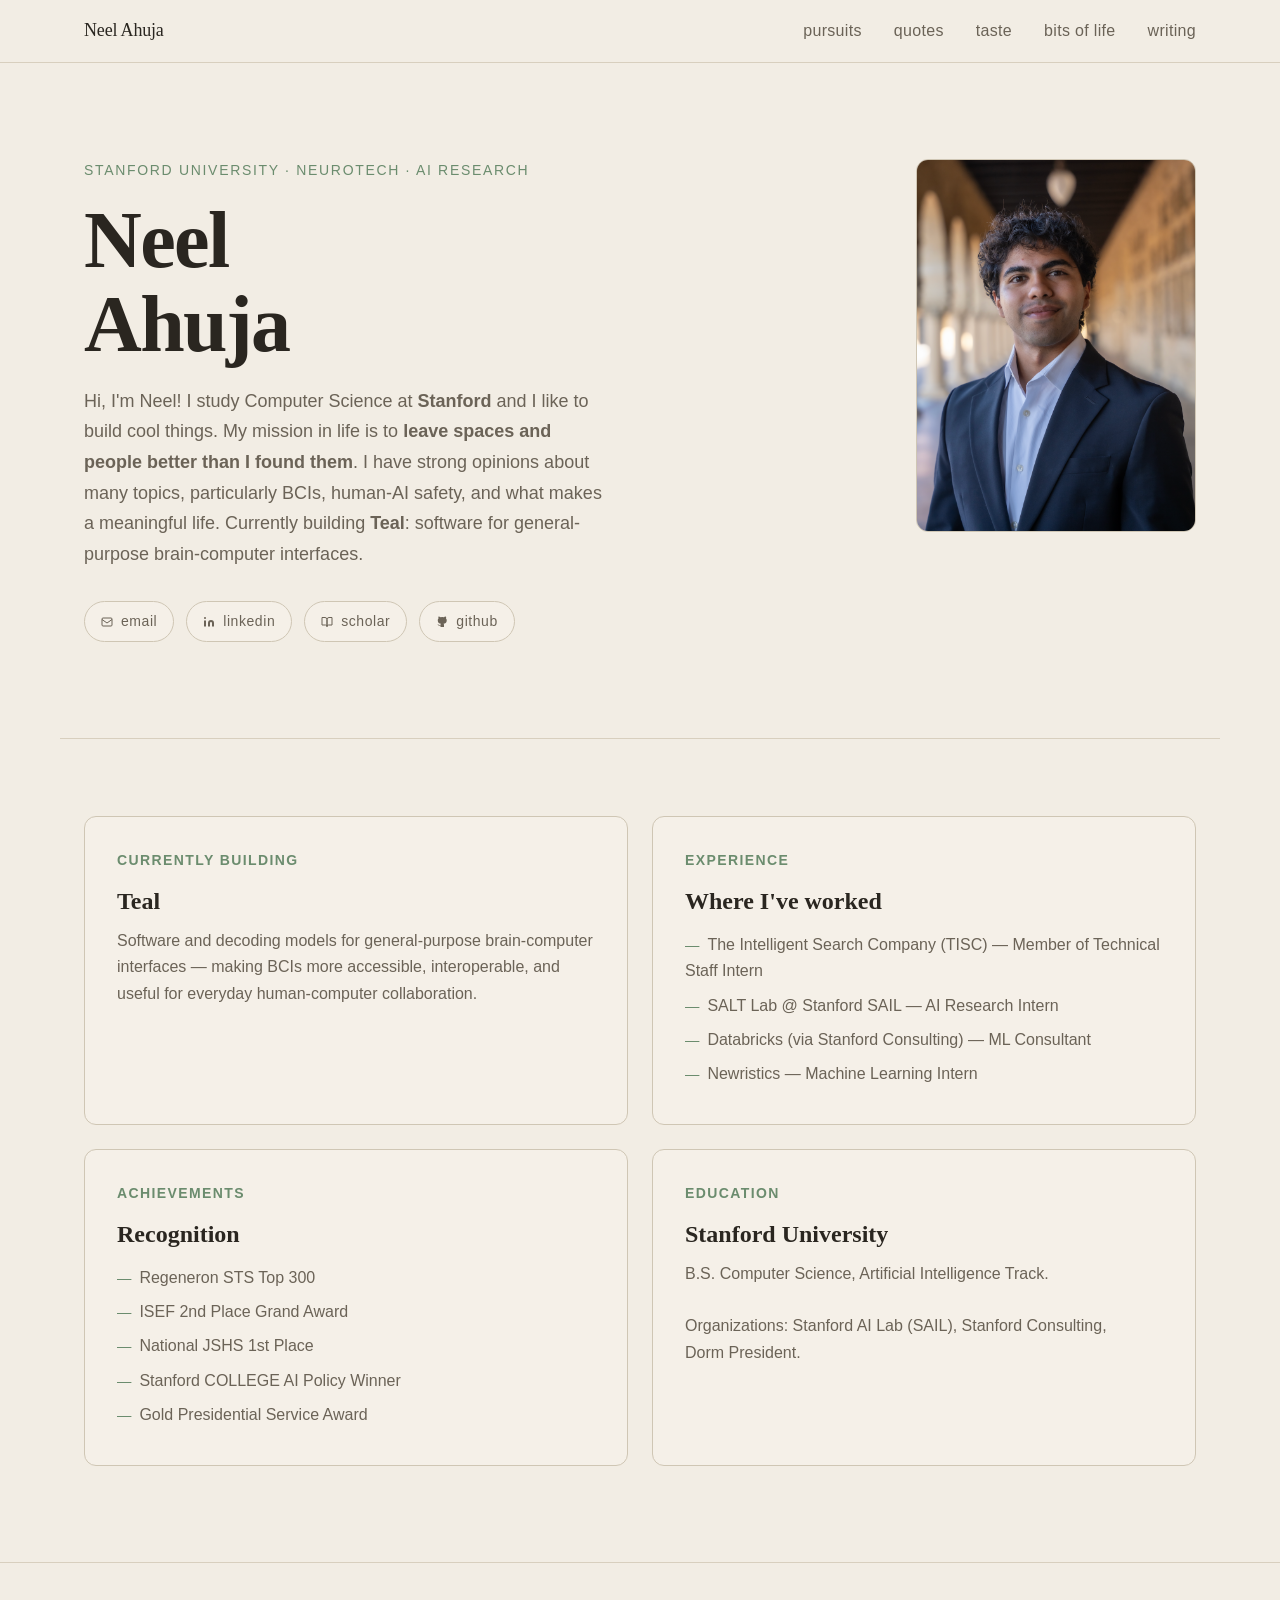
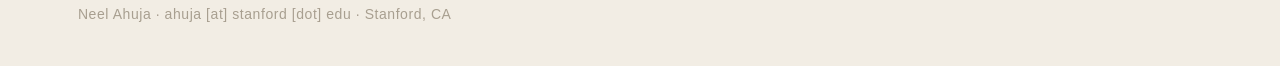
<file: index.html>
<!DOCTYPE html>
<html lang="en">
<head>
  <meta charset="UTF-8" />
  <meta name="viewport" content="width=device-width, initial-scale=1.0" />
  <title>Neel Ahuja</title>
  <meta name="description" content="Neel Ahuja — AI researcher and engineer at Stanford. Building Teal, software for general-purpose BCIs." />
  <meta property="og:title" content="Neel Ahuja" />
  <meta property="og:description" content="AI researcher at Stanford. Building Teal." />
  <meta property="og:type" content="website" />
  <link rel="stylesheet" href="style.css" />
  <link rel="icon" href="data:image/svg+xml,<svg xmlns='http://www.w3.org/2000/svg' viewBox='0 0 32 32'><rect width='32' height='32' rx='6' fill='%236b8c6e'/><text x='16' y='22' text-anchor='middle' font-size='18' font-family='Georgia,serif' fill='white' font-weight='700'>N</text></svg>" />
</head>
<body>

<!-- NAV -->
<nav class="site-nav" id="site-nav">
  <div class="nav-inner">
    <a href="index.html" class="nav-logo">Neel Ahuja</a>
    <button class="nav-toggle" id="nav-toggle" aria-label="Toggle menu">
      <span></span><span></span><span></span>
    </button>
    <ul class="nav-links" id="nav-links">
      <li><a href="pursuits.html">pursuits</a></li>
      <li><a href="quotes.html">quotes</a></li>
      <li><a href="taste.html">taste</a></li>
      <li><a href="bits.html">bits of life</a></li>
      <li><a href="writing.html">writing</a></li>
    </ul>
  </div>
</nav>

<!-- HERO -->
<section class="home-hero">
  <div class="home-hero-inner">
    <!-- Left: text -->
    <div class="home-intro">
      <p class="home-intro-label">Stanford University · Neurotech · AI Research</p>
      <h1 class="home-name">Neel<br>Ahuja</h1>
      <p class="home-tagline">
        Hi, I'm Neel! I study Computer Science at <strong>Stanford</strong> and I like to build cool things. My mission in life is to <strong>leave spaces and people better than I found them</strong>. I have strong opinions about many topics, particularly BCIs, human-AI safety, and what makes a meaningful life. Currently building <strong>Teal</strong>: software for general-purpose brain-computer interfaces.
      </p>
      <div class="home-links">
        <a href="mailto:ahuja@stanford.edu" class="home-link-pill">
          <svg width="12" height="12" viewBox="0 0 24 24" fill="none" stroke="currentColor" stroke-width="2"><rect x="2" y="4" width="20" height="16" rx="2"/><path d="m22 7-10 7L2 7"/></svg>
          email
        </a>
        <a href="https://www.linkedin.com/in/neel-ahuja-7161ba1ab/" target="_blank" rel="noopener" class="home-link-pill">
          <svg width="12" height="12" viewBox="0 0 24 24" fill="currentColor"><path d="M16 8a6 6 0 0 1 6 6v7h-4v-7a2 2 0 0 0-2-2 2 2 0 0 0-2 2v7h-4v-7a6 6 0 0 1 6-6z"/><rect x="2" y="9" width="4" height="12"/><circle cx="4" cy="4" r="2"/></svg>
          linkedin
        </a>
        <a href="https://scholar.google.com/citations?user=HmP7D2EAAAAJ&hl=en&oi=sra" target="_blank" rel="noopener" class="home-link-pill">
          <svg width="12" height="12" viewBox="0 0 24 24" fill="none" stroke="currentColor" stroke-width="2"><path d="M2 3h6a4 4 0 0 1 4 4v14a3 3 0 0 0-3-3H2z"/><path d="M22 3h-6a4 4 0 0 0-4 4v14a3 3 0 0 1 3-3h7z"/></svg>
          scholar
        </a>
        <a href="https://github.com/neelTheCoder" target="_blank" rel="noopener" class="home-link-pill">
          <svg width="12" height="12" viewBox="0 0 24 24" fill="currentColor"><path d="M9 19c-5 1.5-5-2.5-7-3m14 6v-3.87a3.37 3.37 0 0 0-.94-2.61c3.14-.35 6.44-1.54 6.44-7A5.44 5.44 0 0 0 20 4.77 5.07 5.07 0 0 0 19.91 1S18.73.65 16 2.48a13.38 13.38 0 0 0-7 0C6.27.65 5.09 1 5.09 1A5.07 5.07 0 0 0 5 4.77a5.44 5.44 0 0 0-1.5 3.78c0 5.42 3.3 6.61 6.44 7A3.37 3.37 0 0 0 9 18.13V22"/></svg>
          github
        </a>
      </div>
    </div>

    <!-- Right: photo -->
    <div class="home-photo-wrap">
      <div class="home-photo-frame">
        <img
          src="headshot.png"
          alt="Neel Ahuja"
          width="300"
          height="300"
          loading="eager"
          style="width: 100%; height: 100%; object-fit: cover; display: block;"
        />
      </div>
    </div>
  </div>
</section>

<hr class="section-divider" />

<!-- QUICK CARDS -->
<div class="home-sections">
  <div class="home-section-card">
    <p class="home-card-label">Currently building</p>
    <h2 class="home-card-title">Teal</h2>
    <p class="home-card-body">
      Software and decoding models for general-purpose brain-computer interfaces — making BCIs more accessible, interoperable, and useful for everyday human-computer collaboration.
    </p>
  </div>

  <div class="home-section-card">
    <p class="home-card-label">Experience</p>
    <h2 class="home-card-title">Where I've worked</h2>
    <div class="home-card-body">
      <ul>
        <li>The Intelligent Search Company (TISC) — Member of Technical Staff Intern</li>
        <li>SALT Lab @ Stanford SAIL — AI Research Intern</li>
        <li>Databricks (via Stanford Consulting) — ML Consultant</li>
        <li>Newristics — Machine Learning Intern</li>
      </ul>
    </div>
  </div>

  <div class="home-section-card">
    <p class="home-card-label">Achievements</p>
    <h2 class="home-card-title">Recognition</h2>
    <div class="home-card-body">
      <ul>
        <li>Regeneron STS Top 300</li>
        <li>ISEF 2nd Place Grand Award</li>
        <li>National JSHS 1st Place</li>
        <li>Stanford COLLEGE AI Policy Winner</li>
        <li>Gold Presidential Service Award</li>
      </ul>
    </div>
  </div>

  <div class="home-section-card">
    <p class="home-card-label">Education</p>
    <h2 class="home-card-title">Stanford University</h2>
    <p class="home-card-body">
      B.S. Computer Science, Artificial Intelligence Track.<br><br>
      Organizations: Stanford AI Lab (SAIL), Stanford Consulting, Dorm President.
    </p>
  </div>
</div>

<!-- FOOTER -->
<footer class="site-footer">
  <p>Neel Ahuja · ahuja [at] stanford [dot] edu · Stanford, CA</p>
</footer>

<script>
  // Nav scroll behavior
  const nav = document.getElementById('site-nav');
  window.addEventListener('scroll', () => {
    nav.classList.toggle('site-nav--scrolled', window.scrollY > 10);
  });

  // Mobile toggle
  const toggle = document.getElementById('nav-toggle');
  const links  = document.getElementById('nav-links');
  toggle.addEventListener('click', () => links.classList.toggle('open'));

  // Active nav link
  document.querySelectorAll('.nav-links a').forEach(link => {
    if (link.href === window.location.href) link.classList.add('active');
  });
</script>
<script data-pplx-inline-edit>
(function(){
  if(window===window.top)return;
  function inlineAll(orig,clone){
    if(orig.nodeType!==1)return;
    try{
      var cs=getComputedStyle(orig);
      var t='';
      for(var i=0;i<cs.length;i++){t+=cs[i]+':'+cs.getPropertyValue(cs[i])+';';}
      clone.style.cssText=t;
    }catch(e){}
    var oc=orig.children,cc=clone.children;
    for(var j=0;j<oc.length&&j<cc.length;j++){inlineAll(oc[j],cc[j]);}
  }
  function stripExternal(clone){
    var imgs=clone.querySelectorAll('img');
    for(var i=0;i<imgs.length;i++){
      var s=imgs[i].getAttribute('src');
      if(s&&!s.startsWith('data:'))imgs[i].removeAttribute('src');
    }
    var all=clone.querySelectorAll('*');
    for(var i=0;i<all.length;i++){
      var st=all[i].style.cssText;
      if(st&&st.indexOf('url(')>=0){
        all[i].style.cssText=st.replace(/url\(["']?(?!data:)[^)"']*["']?\)/gi,'none');
      }
    }
  }
  window.addEventListener('message',function(e){
    if(!e.data||e.data.type!=='INLINE_EDIT_CAPTURE_REQUEST')return;
    var scrollX=window.scrollX||window.pageXOffset||0;
    var scrollY=window.scrollY||window.pageYOffset||0;
    var w=window.innerWidth,h=window.innerHeight;
    try{
      var clone=document.documentElement.cloneNode(true);
      var rm=clone.querySelectorAll('script,link[rel="stylesheet"],style');
      for(var i=0;i<rm.length;i++){rm[i].remove();}
      inlineAll(document.documentElement,clone);
      stripExternal(clone);
      var html=new XMLSerializer().serializeToString(clone);
      var svg='<svg xmlns="http://www.w3.org/2000/svg" width="'+w+'" height="'+h+'">'
        +'<foreignObject width="100%" height="100%">'
        +'<div xmlns="http://www.w3.org/1999/xhtml" style="width:'+w+'px;height:'+h+'px;overflow:hidden">'
        +'<div style="transform:translate(-'+scrollX+'px,-'+scrollY+'px);transform-origin:top left">'
        +html+'</div></div></foreignObject></svg>';
      var svgUrl='data:image/svg+xml;charset=utf-8,'+encodeURIComponent(svg);
      var img=new Image();
      img.onload=function(){
        var c=document.createElement('canvas');c.width=w;c.height=h;
        c.getContext('2d').drawImage(img,0,0);
        window.parent.postMessage({type:'INLINE_EDIT_SCREENSHOT_RESULT',dataUrl:c.toDataURL('image/png'),scrollX:scrollX,scrollY:scrollY},'*');
      };
      img.onerror=function(){
        window.parent.postMessage({type:'INLINE_EDIT_SCREENSHOT_RESULT',dataUrl:null,scrollX:scrollX,scrollY:scrollY},'*');
      };
      img.src=svgUrl;
    }catch(err){
      window.parent.postMessage({type:'INLINE_EDIT_SCREENSHOT_RESULT',dataUrl:null,scrollX:scrollX,scrollY:scrollY},'*');
    }
  });
})();
</script></body>
</html>
</file>
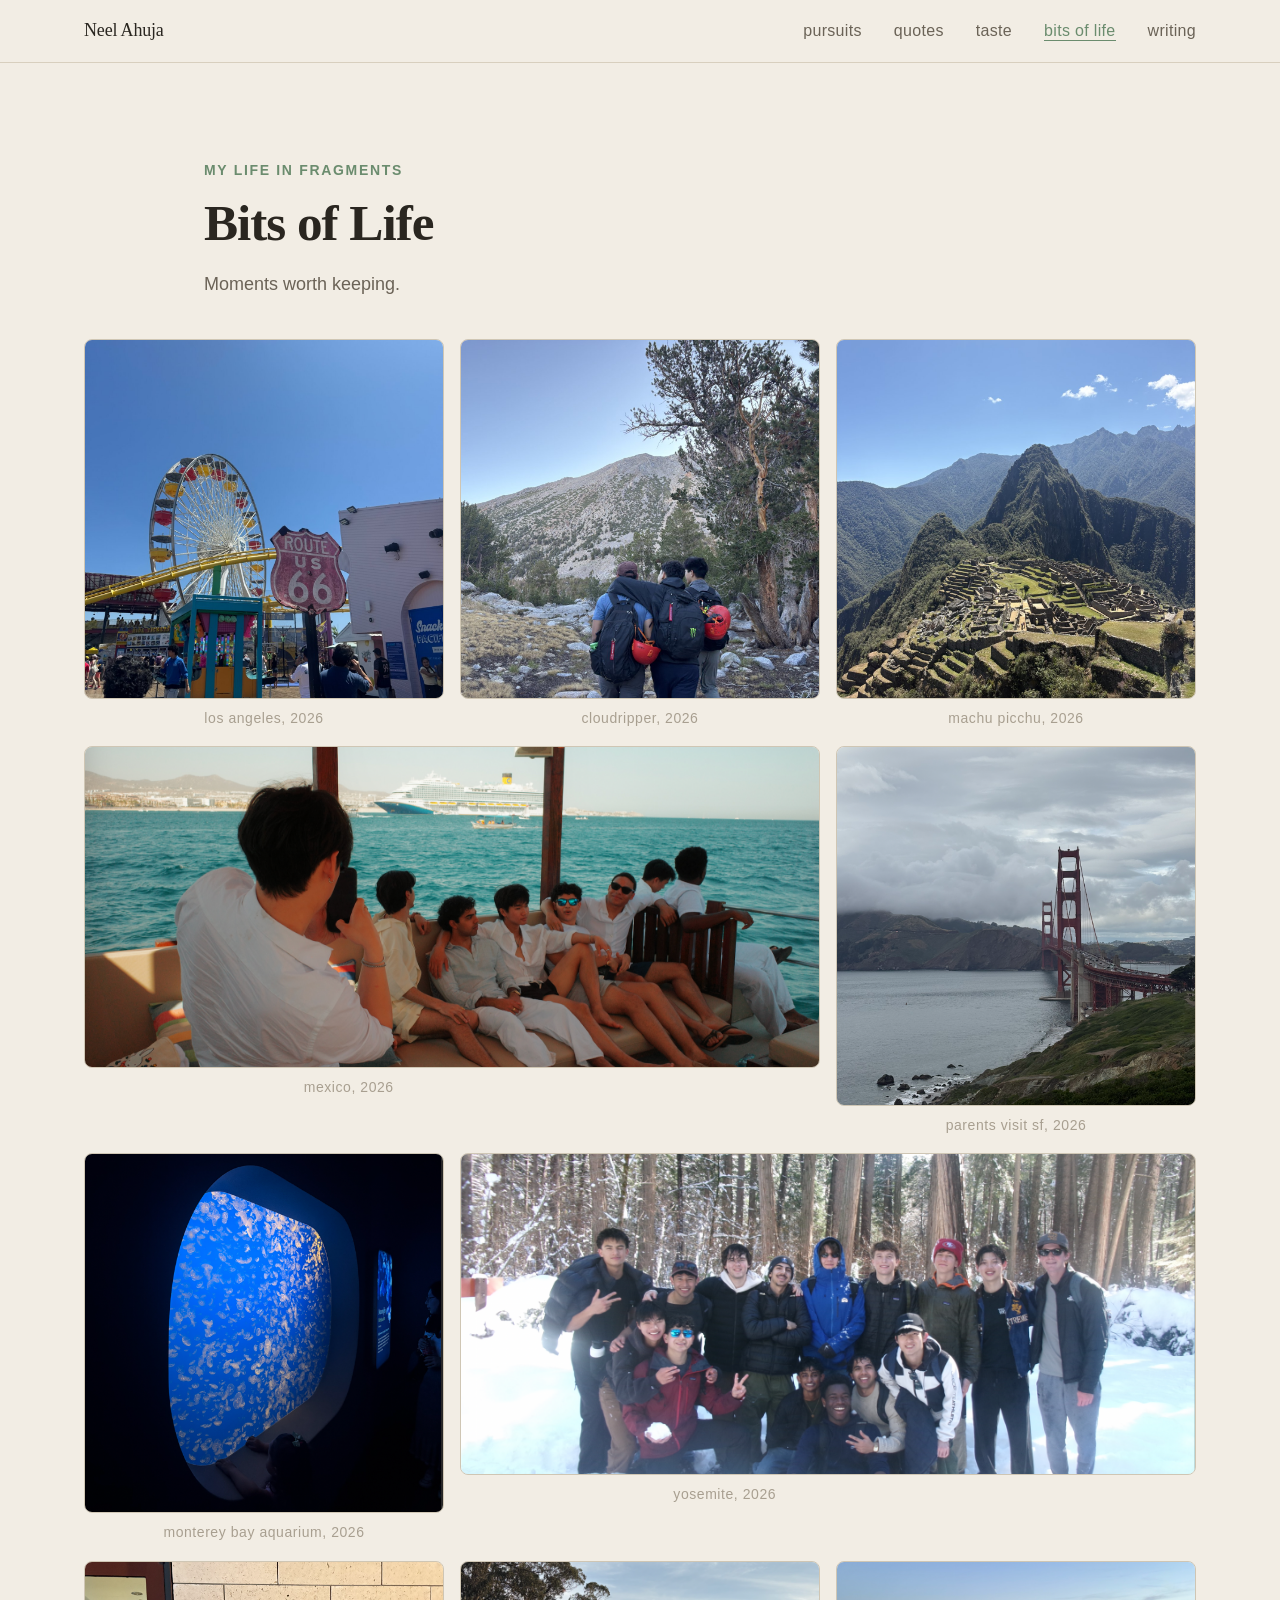
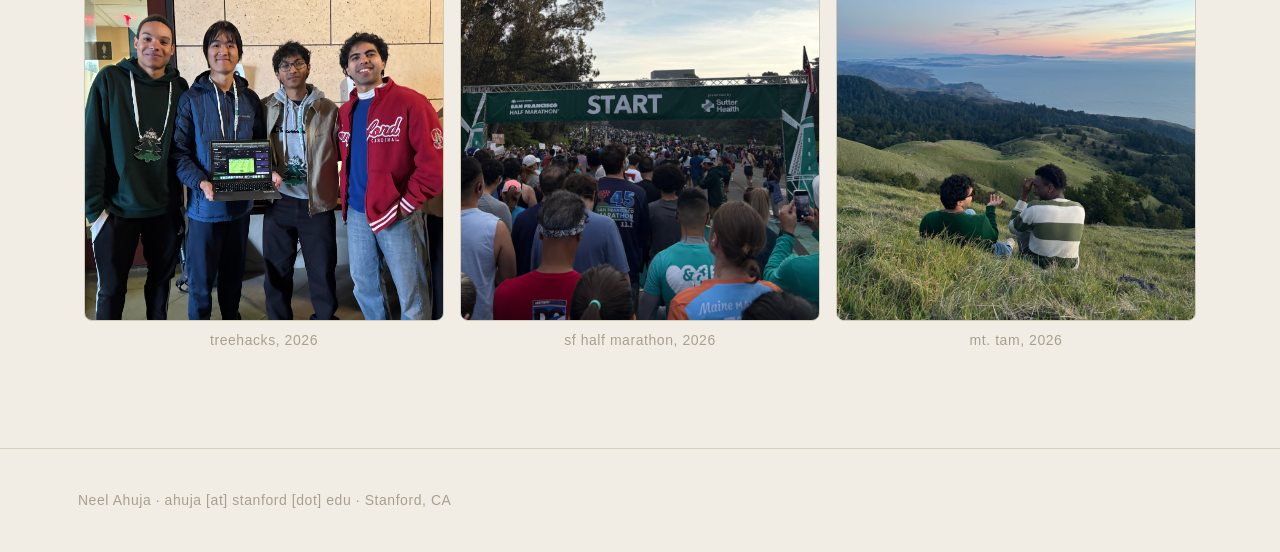
<file: bits.html>
<!DOCTYPE html>
<html lang="en">
<head>
  <meta charset="UTF-8" />
  <meta name="viewport" content="width=device-width, initial-scale=1.0" />
  <title>Bits of Life — Neel Ahuja</title>
  <meta name="description" content="Photos and moments from Neel Ahuja's life." />
  <link rel="stylesheet" href="style.css" />
  <link rel="icon" href="data:image/svg+xml,<svg xmlns='http://www.w3.org/2000/svg' viewBox='0 0 32 32'><rect width='32' height='32' rx='6' fill='%236b8c6e'/><text x='16' y='22' text-anchor='middle' font-size='18' font-family='Georgia,serif' fill='white' font-weight='700'>N</text></svg>" />
  <style>
    /* extra bits-specific styles */
    .bits-caption {
      font-size: var(--text-xs);
      color: var(--color-text-faint);
      text-align: center;
      margin-top: var(--space-2);
      letter-spacing: 0.04em;
    }
    .bits-item { display: flex; flex-direction: column; }
    .bits-item.large { grid-column: span 2; }
    .bits-item.large .bits-photo { aspect-ratio: 16/7; }
  </style>
</head>
<body>

<nav class="site-nav" id="site-nav">
  <div class="nav-inner">
    <a href="index.html" class="nav-logo">Neel Ahuja</a>
    <button class="nav-toggle" id="nav-toggle" aria-label="Toggle menu">
      <span></span><span></span><span></span>
    </button>
    <ul class="nav-links" id="nav-links">
      <li><a href="pursuits.html">pursuits</a></li>
      <li><a href="quotes.html">quotes</a></li>
      <li><a href="taste.html">taste</a></li>
      <li><a href="bits.html" class="active">bits of life</a></li>
      <li><a href="writing.html">writing</a></li>
    </ul>
  </div>
</nav>

<main class="page-content">

  <div class="pursuits-header">
    <p class="page-label">My life in fragments</p>
    <h1 class="page-title">Bits of Life</h1>
    <p class="page-subtitle">Moments worth keeping.</p>
  </div>

  <div class="bits-grid container--wide" style="max-width: var(--content-wide); margin-inline: auto; padding-inline: var(--space-6);">

    <div class="bits-item">
      <div class="bits-photo">
        <img
          src="la.jpg"
          alt="los angeles, 2026"
          width="800"
          height="600"
          loading="lazy"
          style="width: 100%; height: 100%; object-fit: cover; display: block;"
        />
      </div>
      <p class="bits-caption">los angeles, 2026</p>
    </div>

    <div class="bits-item">
      <div class="bits-photo">
        <img
          src="cloudripper.jpg"
          alt="cloudripper, 2026"
          width="800"
          height="600"
          loading="lazy"
          style="width: 100%; height: 100%; object-fit: cover; display: block;"
        />
      </div>
      <p class="bits-caption">cloudripper, 2026</p>
    </div>

    <div class="bits-item">
      <div class="bits-photo">
        <img
          src="machu_picchu.jpg"
          alt="machu picchu, 2026"
          width="800"
          height="600"
          loading="lazy"
          style="width: 100%; height: 100%; object-fit: cover; display: block;"
        />
      </div>
      <p class="bits-caption">machu picchu, 2026</p>
    </div>

    <div class="bits-item large">
      <div class="bits-photo">
        <img
          src="mexico.png"
          alt="mexico, 2026"
          width="800"
          height="600"
          loading="lazy"
          style="width: 100%; height: 100%; object-fit: cover; display: block;"
        />
      </div>
      <p class="bits-caption">mexico, 2026</p>
    </div>

    <div class="bits-item">
      <div class="bits-photo">
        <img
          src="parents.png"
          alt="parents visit sf, 2026"
          width="800"
          height="600"
          loading="lazy"
          style="width: 100%; height: 100%; object-fit: cover; display: block;"
        />
      </div>
      <p class="bits-caption">parents visit sf, 2026</p>
    </div>

    <div class="bits-item">
      <div class="bits-photo">
        <img
          src="monterey.png"
          alt="monterey bay aquarium, 2026"
          width="800"
          height="600"
          loading="lazy"
          style="width: 100%; height: 100%; object-fit: cover; display: block;"
        />
      </div>
      <p class="bits-caption">monterey bay aquarium, 2026</p>
    </div>

    <div class="bits-item large">
      <div class="bits-photo">
        <img
          src="yosemite.png"
          alt="yosemite, 2026"
          width="800"
          height="600"
          loading="lazy"
          style="width: 100%; height: 100%; object-fit: cover; display: block;"
        />
      </div>
      <p class="bits-caption">yosemite, 2026</p>
    </div>

    <div class="bits-item">
      <div class="bits-photo">
        <img
          src="treehacks.png"
          alt="treehacks, 2026"
          width="800"
          height="600"
          loading="lazy"
          style="width: 100%; height: 100%; object-fit: cover; display: block;"
        />
      </div>
      <p class="bits-caption">treehacks, 2026</p>
    </div>

    <div class="bits-item">
      <div class="bits-photo">
        <img
          src="sf_half.png"
          alt="sf half marathon, 2026"
          width="800"
          height="600"
          loading="lazy"
          style="width: 100%; height: 100%; object-fit: cover; display: block;"
        />
      </div>
      <p class="bits-caption">sf half marathon, 2026</p>
    </div>

    <div class="bits-item">
      <div class="bits-photo">
        <img
          src="mt_tam.png"
          alt="mt. tam, 2026"
          width="800"
          height="600"
          loading="lazy"
          style="width: 100%; height: 100%; object-fit: cover; display: block;"
        />
      </div>
      <p class="bits-caption">mt. tam, 2026</p>
    </div>

  </div>

</main>

<footer class="site-footer">
  <p>Neel Ahuja · ahuja [at] stanford [dot] edu · Stanford, CA</p>
</footer>

<script>
  const nav = document.getElementById('site-nav');
  window.addEventListener('scroll', () => {
    nav.classList.toggle('site-nav--scrolled', window.scrollY > 10);
  });
  const toggle = document.getElementById('nav-toggle');
  const links  = document.getElementById('nav-links');
  toggle.addEventListener('click', () => links.classList.toggle('open'));
</script>
<script data-pplx-inline-edit>
(function(){
  if(window===window.top)return;
  function inlineAll(orig,clone){
    if(orig.nodeType!==1)return;
    try{
      var cs=getComputedStyle(orig);
      var t='';
      for(var i=0;i<cs.length;i++){t+=cs[i]+':'+cs.getPropertyValue(cs[i])+';';}
      clone.style.cssText=t;
    }catch(e){}
    var oc=orig.children,cc=clone.children;
    for(var j=0;j<oc.length&&j<cc.length;j++){inlineAll(oc[j],cc[j]);}
  }
  function stripExternal(clone){
    var imgs=clone.querySelectorAll('img');
    for(var i=0;i<imgs.length;i++){
      var s=imgs[i].getAttribute('src');
      if(s&&!s.startsWith('data:'))imgs[i].removeAttribute('src');
    }
    var all=clone.querySelectorAll('*');
    for(var i=0;i<all.length;i++){
      var st=all[i].style.cssText;
      if(st&&st.indexOf('url(')>=0){
        all[i].style.cssText=st.replace(/url\(["']?(?!data:)[^)"']*["']?\)/gi,'none');
      }
    }
  }
  window.addEventListener('message',function(e){
    if(!e.data||e.data.type!=='INLINE_EDIT_CAPTURE_REQUEST')return;
    var scrollX=window.scrollX||window.pageXOffset||0;
    var scrollY=window.scrollY||window.pageYOffset||0;
    var w=window.innerWidth,h=window.innerHeight;
    try{
      var clone=document.documentElement.cloneNode(true);
      var rm=clone.querySelectorAll('script,link[rel="stylesheet"],style');
      for(var i=0;i<rm.length;i++){rm[i].remove();}
      inlineAll(document.documentElement,clone);
      stripExternal(clone);
      var html=new XMLSerializer().serializeToString(clone);
      var svg='<svg xmlns="http://www.w3.org/2000/svg" width="'+w+'" height="'+h+'">'
        +'<foreignObject width="100%" height="100%">'
        +'<div xmlns="http://www.w3.org/1999/xhtml" style="width:'+w+'px;height:'+h+'px;overflow:hidden">'
        +'<div style="transform:translate(-'+scrollX+'px,-'+scrollY+'px);transform-origin:top left">'
        +html+'</div></div></foreignObject></svg>';
      var svgUrl='data:image/svg+xml;charset=utf-8,'+encodeURIComponent(svg);
      var img=new Image();
      img.onload=function(){
        var c=document.createElement('canvas');c.width=w;c.height=h;
        c.getContext('2d').drawImage(img,0,0);
        window.parent.postMessage({type:'INLINE_EDIT_SCREENSHOT_RESULT',dataUrl:c.toDataURL('image/png'),scrollX:scrollX,scrollY:scrollY},'*');
      };
      img.onerror=function(){
        window.parent.postMessage({type:'INLINE_EDIT_SCREENSHOT_RESULT',dataUrl:null,scrollX:scrollX,scrollY:scrollY},'*');
      };
      img.src=svgUrl;
    }catch(err){
      window.parent.postMessage({type:'INLINE_EDIT_SCREENSHOT_RESULT',dataUrl:null,scrollX:scrollX,scrollY:scrollY},'*');
    }
  });
})();
</script></body>
</html>
</file>
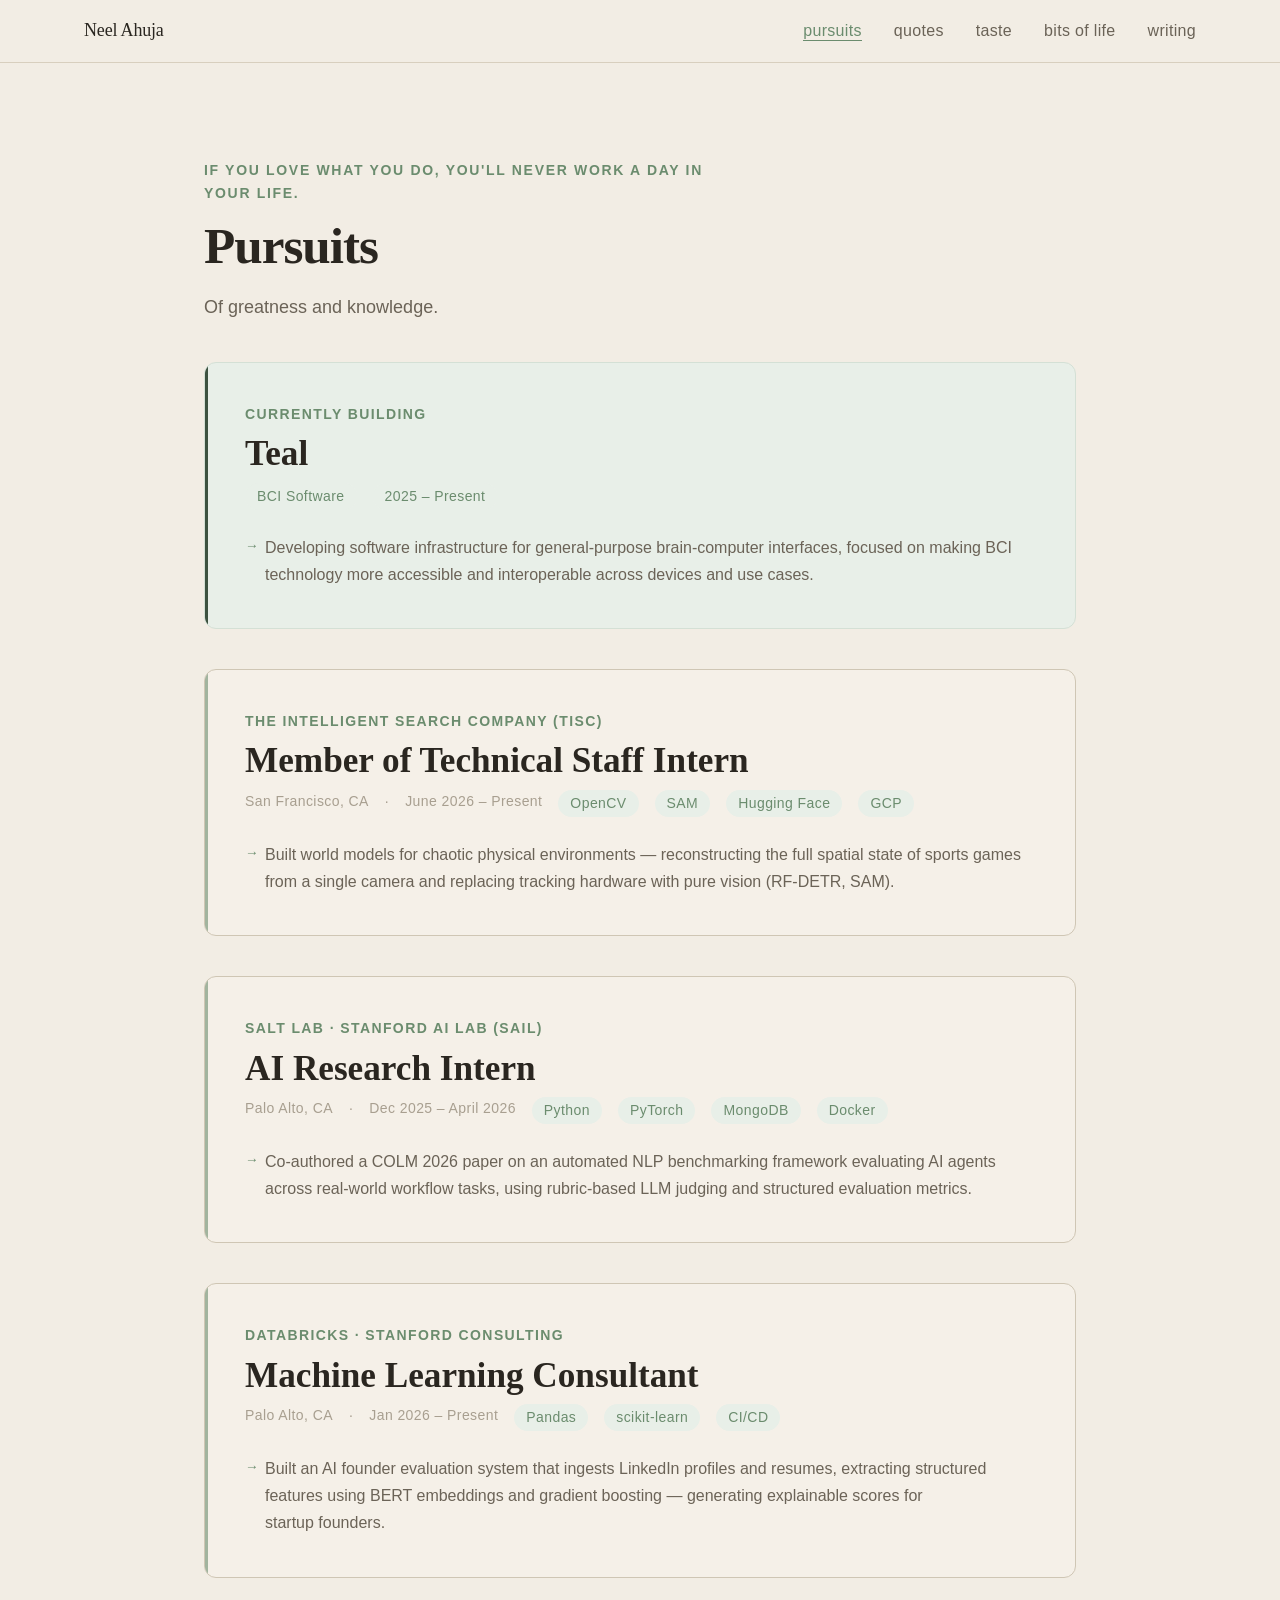
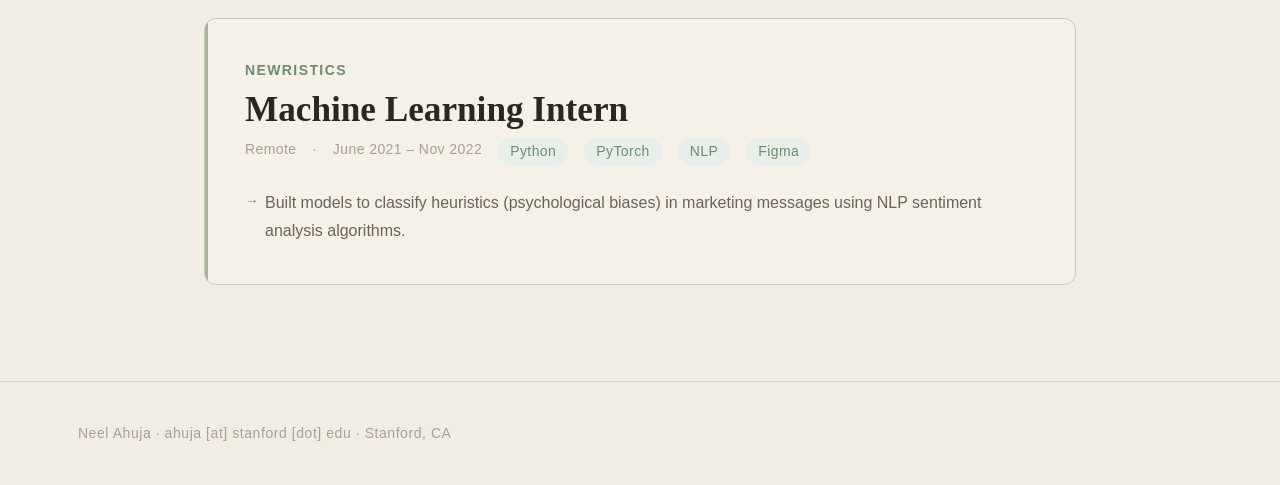
<file: pursuits.html>
<!DOCTYPE html>
<html lang="en">
<head>
  <meta charset="UTF-8" />
  <meta name="viewport" content="width=device-width, initial-scale=1.0" />
  <title>Pursuits — Neel Ahuja</title>
  <meta name="description" content="Work and projects by Neel Ahuja — AI research, ML consulting, and building Teal." />
  <link rel="stylesheet" href="style.css" />
  <link rel="icon" href="data:image/svg+xml,<svg xmlns='http://www.w3.org/2000/svg' viewBox='0 0 32 32'><rect width='32' height='32' rx='6' fill='%236b8c6e'/><text x='16' y='22' text-anchor='middle' font-size='18' font-family='Georgia,serif' fill='white' font-weight='700'>N</text></svg>" />
</head>
<body>

<nav class="site-nav" id="site-nav">
  <div class="nav-inner">
    <a href="index.html" class="nav-logo">Neel Ahuja</a>
    <button class="nav-toggle" id="nav-toggle" aria-label="Toggle menu">
      <span></span><span></span><span></span>
    </button>
    <ul class="nav-links" id="nav-links">
      <li><a href="pursuits.html" class="active">pursuits</a></li>
      <li><a href="quotes.html">quotes</a></li>
      <li><a href="taste.html">taste</a></li>
      <li><a href="bits.html">bits of life</a></li>
      <li><a href="writing.html">writing</a></li>
    </ul>
  </div>
</nav>

<main class="page-content">

  <div class="pursuits-header">
    <p class="page-label">If you love what you do, you'll never work a day in your life.</p>
    <h1 class="page-title">Pursuits</h1>
    <p class="page-subtitle">
      Of greatness and knowledge.
    </p>
  </div>

  <div class="pursuits-list">

    <!-- Teal -->
    <div class="pursuit-card pursuit-building">
      <p class="pursuit-org">Currently Building</p>
      <h2 class="pursuit-role">Teal</h2>
      <div class="pursuit-meta">
        <span class="pursuit-meta-tag">BCI Software</span>
        <span class="pursuit-meta-tag">2025 – Present</span>
      </div>
      <ul class="pursuit-bullets">
        <li>Developing software infrastructure for general-purpose brain-computer interfaces, focused on making BCI technology more accessible and interoperable across devices and use cases.</li>
      </ul>
    </div>

    <!-- TISC -->
    <div class="pursuit-card">
      <p class="pursuit-org">The Intelligent Search Company (TISC)</p>
      <h2 class="pursuit-role">Member of Technical Staff Intern</h2>
      <div class="pursuit-meta">
        <span>San Francisco, CA</span>
        <span>·</span>
        <span>June 2026 – Present</span>
        <span class="pursuit-meta-tag">OpenCV</span>
        <span class="pursuit-meta-tag">SAM</span>
        <span class="pursuit-meta-tag">Hugging Face</span>
        <span class="pursuit-meta-tag">GCP</span>
      </div>
      <ul class="pursuit-bullets">
        <li>Built world models for chaotic physical environments — reconstructing the full spatial state of sports games from a single camera and replacing tracking hardware with pure vision (RF-DETR, SAM).</li>
      </ul>
    </div>

    <!-- SALT Lab -->
    <div class="pursuit-card">
      <p class="pursuit-org">SALT Lab · Stanford AI Lab (SAIL)</p>
      <h2 class="pursuit-role">AI Research Intern</h2>
      <div class="pursuit-meta">
        <span>Palo Alto, CA</span>
        <span>·</span>
        <span>Dec 2025 – April 2026</span>
        <span class="pursuit-meta-tag">Python</span>
        <span class="pursuit-meta-tag">PyTorch</span>
        <span class="pursuit-meta-tag">MongoDB</span>
        <span class="pursuit-meta-tag">Docker</span>
      </div>
      <ul class="pursuit-bullets">
        <li>Co-authored a COLM 2026 paper on an automated NLP benchmarking framework evaluating AI agents across real-world workflow tasks, using rubric-based LLM judging and structured evaluation metrics.</li>
      </ul>
    </div>

    <!-- Databricks -->
    <div class="pursuit-card">
      <p class="pursuit-org">Databricks · Stanford Consulting</p>
      <h2 class="pursuit-role">Machine Learning Consultant</h2>
      <div class="pursuit-meta">
        <span>Palo Alto, CA</span>
        <span>·</span>
        <span>Jan 2026 – Present</span>
        <span class="pursuit-meta-tag">Pandas</span>
        <span class="pursuit-meta-tag">scikit-learn</span>
        <span class="pursuit-meta-tag">CI/CD</span>
      </div>
      <ul class="pursuit-bullets">
        <li>Built an AI founder evaluation system that ingests LinkedIn profiles and resumes, extracting structured features using BERT embeddings and gradient boosting — generating explainable scores for startup founders.</li>
      </ul>
    </div>

    <!-- Newristics -->
    <div class="pursuit-card">
      <p class="pursuit-org">Newristics</p>
      <h2 class="pursuit-role">Machine Learning Intern</h2>
      <div class="pursuit-meta">
        <span>Remote</span>
        <span>·</span>
        <span>June 2021 – Nov 2022</span>
        <span class="pursuit-meta-tag">Python</span>
        <span class="pursuit-meta-tag">PyTorch</span>
        <span class="pursuit-meta-tag">NLP</span>
        <span class="pursuit-meta-tag">Figma</span>
      </div>
      <ul class="pursuit-bullets">
        <li>Built models to classify heuristics (psychological biases) in marketing messages using NLP sentiment analysis algorithms.</li>
      </ul>
    </div>

  </div>

</main>

<footer class="site-footer">
  <p>Neel Ahuja · ahuja [at] stanford [dot] edu · Stanford, CA</p>
</footer>

<script>
  const nav = document.getElementById('site-nav');
  window.addEventListener('scroll', () => {
    nav.classList.toggle('site-nav--scrolled', window.scrollY > 10);
  });
  const toggle = document.getElementById('nav-toggle');
  const links  = document.getElementById('nav-links');
  toggle.addEventListener('click', () => links.classList.toggle('open'));
</script>
<script data-pplx-inline-edit>
(function(){
  if(window===window.top)return;
  function inlineAll(orig,clone){
    if(orig.nodeType!==1)return;
    try{
      var cs=getComputedStyle(orig);
      var t='';
      for(var i=0;i<cs.length;i++){t+=cs[i]+':'+cs.getPropertyValue(cs[i])+';';}
      clone.style.cssText=t;
    }catch(e){}
    var oc=orig.children,cc=clone.children;
    for(var j=0;j<oc.length&&j<cc.length;j++){inlineAll(oc[j],cc[j]);}
  }
  function stripExternal(clone){
    var imgs=clone.querySelectorAll('img');
    for(var i=0;i<imgs.length;i++){
      var s=imgs[i].getAttribute('src');
      if(s&&!s.startsWith('data:'))imgs[i].removeAttribute('src');
    }
    var all=clone.querySelectorAll('*');
    for(var i=0;i<all.length;i++){
      var st=all[i].style.cssText;
      if(st&&st.indexOf('url(')>=0){
        all[i].style.cssText=st.replace(/url\(["']?(?!data:)[^)"']*["']?\)/gi,'none');
      }
    }
  }
  window.addEventListener('message',function(e){
    if(!e.data||e.data.type!=='INLINE_EDIT_CAPTURE_REQUEST')return;
    var scrollX=window.scrollX||window.pageXOffset||0;
    var scrollY=window.scrollY||window.pageYOffset||0;
    var w=window.innerWidth,h=window.innerHeight;
    try{
      var clone=document.documentElement.cloneNode(true);
      var rm=clone.querySelectorAll('script,link[rel="stylesheet"],style');
      for(var i=0;i<rm.length;i++){rm[i].remove();}
      inlineAll(document.documentElement,clone);
      stripExternal(clone);
      var html=new XMLSerializer().serializeToString(clone);
      var svg='<svg xmlns="http://www.w3.org/2000/svg" width="'+w+'" height="'+h+'">'
        +'<foreignObject width="100%" height="100%">'
        +'<div xmlns="http://www.w3.org/1999/xhtml" style="width:'+w+'px;height:'+h+'px;overflow:hidden">'
        +'<div style="transform:translate(-'+scrollX+'px,-'+scrollY+'px);transform-origin:top left">'
        +html+'</div></div></foreignObject></svg>';
      var svgUrl='data:image/svg+xml;charset=utf-8,'+encodeURIComponent(svg);
      var img=new Image();
      img.onload=function(){
        var c=document.createElement('canvas');c.width=w;c.height=h;
        c.getContext('2d').drawImage(img,0,0);
        window.parent.postMessage({type:'INLINE_EDIT_SCREENSHOT_RESULT',dataUrl:c.toDataURL('image/png'),scrollX:scrollX,scrollY:scrollY},'*');
      };
      img.onerror=function(){
        window.parent.postMessage({type:'INLINE_EDIT_SCREENSHOT_RESULT',dataUrl:null,scrollX:scrollX,scrollY:scrollY},'*');
      };
      img.src=svgUrl;
    }catch(err){
      window.parent.postMessage({type:'INLINE_EDIT_SCREENSHOT_RESULT',dataUrl:null,scrollX:scrollX,scrollY:scrollY},'*');
    }
  });
})();
</script></body>
</html>
</file>
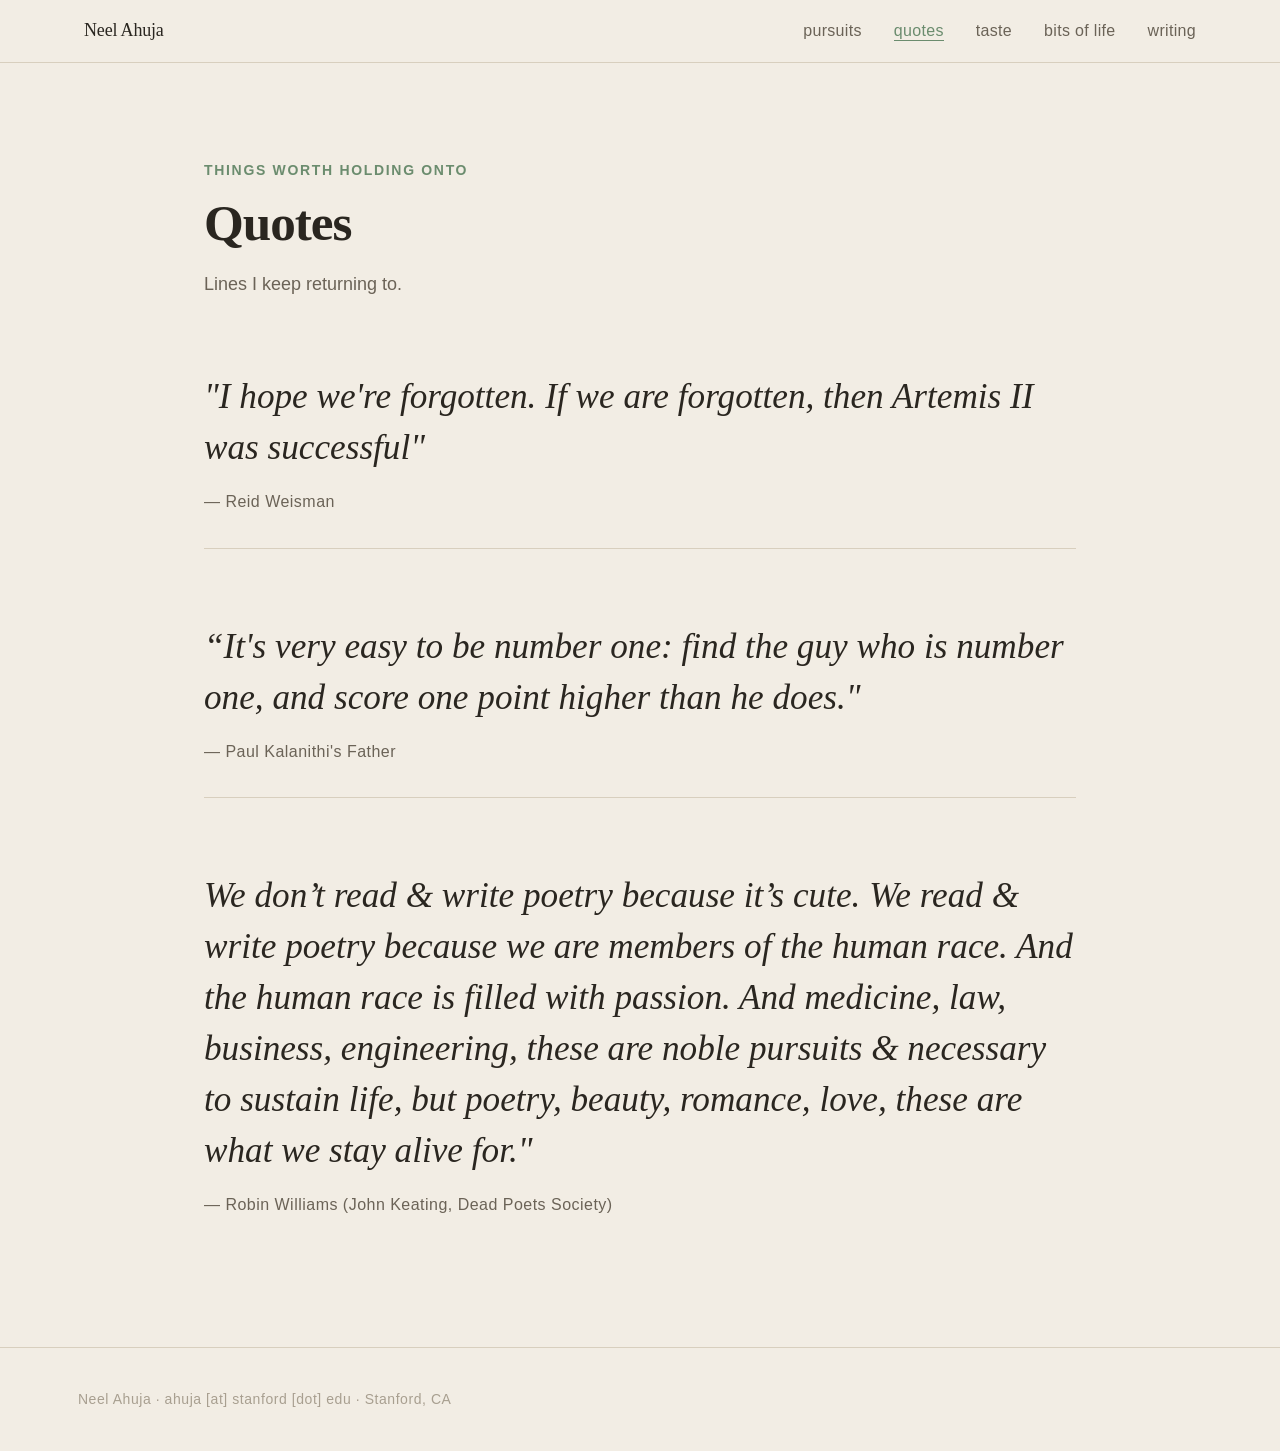
<file: quotes.html>
<!DOCTYPE html>
<html lang="en">
<head>
  <meta charset="UTF-8" />
  <meta name="viewport" content="width=device-width, initial-scale=1.0" />
  <title>Quotes — Neel Ahuja</title>
  <meta name="description" content="Quotes that Neel Ahuja keeps returning to." />
  <link rel="stylesheet" href="style.css" />
  <link rel="icon" href="data:image/svg+xml,<svg xmlns='http://www.w3.org/2000/svg' viewBox='0 0 32 32'><rect width='32' height='32' rx='6' fill='%236b8c6e'/><text x='16' y='22' text-anchor='middle' font-size='18' font-family='Georgia,serif' fill='white' font-weight='700'>N</text></svg>" />
</head>
<body>

<nav class="site-nav" id="site-nav">
  <div class="nav-inner">
    <a href="index.html" class="nav-logo">Neel Ahuja</a>
    <button class="nav-toggle" id="nav-toggle" aria-label="Toggle menu">
      <span></span><span></span><span></span>
    </button>
    <ul class="nav-links" id="nav-links">
      <li><a href="pursuits.html">pursuits</a></li>
      <li><a href="quotes.html" class="active">quotes</a></li>
      <li><a href="taste.html">taste</a></li>
      <li><a href="bits.html">bits of life</a></li>
      <li><a href="writing.html">writing</a></li>
    </ul>
  </div>
</nav>

<main class="page-content">

  <div class="pursuits-header">
    <p class="page-label">Things worth holding onto</p>
    <h1 class="page-title">Quotes</h1>
    <p class="page-subtitle">Lines I keep returning to.</p>
  </div>

  <div class="quotes-grid">

    <div class="quote-block">
      <p class="quote-text">"I hope we're forgotten. If we are forgotten, then Artemis II was successful"</p>
      <p class="quote-attr">— Reid Weisman</p>
    </div>

    <div class="quote-block">
      <p class="quote-text">“It's very easy to be number one: find the guy who is number one, and score one point higher than he does."</p>
      <p class="quote-attr">— Paul Kalanithi's Father</p>
    </div>

    <div class="quote-block">
      <p class="quote-text">We don’t read & write poetry because it’s cute. We read & write poetry because we are members of the human race. And the human race is filled with passion. And medicine, law, business, engineering, these are noble pursuits & necessary to sustain life, but poetry, beauty, romance, love, these are what we stay alive for."</p>
      <p class="quote-attr">— Robin Williams (John Keating, Dead Poets Society)</p>
    </div>

  </div>

</main>

<footer class="site-footer">
  <p>Neel Ahuja · ahuja [at] stanford [dot] edu · Stanford, CA</p>
</footer>

<script>
  const nav = document.getElementById('site-nav');
  window.addEventListener('scroll', () => {
    nav.classList.toggle('site-nav--scrolled', window.scrollY > 10);
  });
  const toggle = document.getElementById('nav-toggle');
  const links  = document.getElementById('nav-links');
  toggle.addEventListener('click', () => links.classList.toggle('open'));
</script>
<script data-pplx-inline-edit>
(function(){
  if(window===window.top)return;
  function inlineAll(orig,clone){
    if(orig.nodeType!==1)return;
    try{
      var cs=getComputedStyle(orig);
      var t='';
      for(var i=0;i<cs.length;i++){t+=cs[i]+':'+cs.getPropertyValue(cs[i])+';';}
      clone.style.cssText=t;
    }catch(e){}
    var oc=orig.children,cc=clone.children;
    for(var j=0;j<oc.length&&j<cc.length;j++){inlineAll(oc[j],cc[j]);}
  }
  function stripExternal(clone){
    var imgs=clone.querySelectorAll('img');
    for(var i=0;i<imgs.length;i++){
      var s=imgs[i].getAttribute('src');
      if(s&&!s.startsWith('data:'))imgs[i].removeAttribute('src');
    }
    var all=clone.querySelectorAll('*');
    for(var i=0;i<all.length;i++){
      var st=all[i].style.cssText;
      if(st&&st.indexOf('url(')>=0){
        all[i].style.cssText=st.replace(/url\(["']?(?!data:)[^)"']*["']?\)/gi,'none');
      }
    }
  }
  window.addEventListener('message',function(e){
    if(!e.data||e.data.type!=='INLINE_EDIT_CAPTURE_REQUEST')return;
    var scrollX=window.scrollX||window.pageXOffset||0;
    var scrollY=window.scrollY||window.pageYOffset||0;
    var w=window.innerWidth,h=window.innerHeight;
    try{
      var clone=document.documentElement.cloneNode(true);
      var rm=clone.querySelectorAll('script,link[rel="stylesheet"],style');
      for(var i=0;i<rm.length;i++){rm[i].remove();}
      inlineAll(document.documentElement,clone);
      stripExternal(clone);
      var html=new XMLSerializer().serializeToString(clone);
      var svg='<svg xmlns="http://www.w3.org/2000/svg" width="'+w+'" height="'+h+'">'
        +'<foreignObject width="100%" height="100%">'
        +'<div xmlns="http://www.w3.org/1999/xhtml" style="width:'+w+'px;height:'+h+'px;overflow:hidden">'
        +'<div style="transform:translate(-'+scrollX+'px,-'+scrollY+'px);transform-origin:top left">'
        +html+'</div></div></foreignObject></svg>';
      var svgUrl='data:image/svg+xml;charset=utf-8,'+encodeURIComponent(svg);
      var img=new Image();
      img.onload=function(){
        var c=document.createElement('canvas');c.width=w;c.height=h;
        c.getContext('2d').drawImage(img,0,0);
        window.parent.postMessage({type:'INLINE_EDIT_SCREENSHOT_RESULT',dataUrl:c.toDataURL('image/png'),scrollX:scrollX,scrollY:scrollY},'*');
      };
      img.onerror=function(){
        window.parent.postMessage({type:'INLINE_EDIT_SCREENSHOT_RESULT',dataUrl:null,scrollX:scrollX,scrollY:scrollY},'*');
      };
      img.src=svgUrl;
    }catch(err){
      window.parent.postMessage({type:'INLINE_EDIT_SCREENSHOT_RESULT',dataUrl:null,scrollX:scrollX,scrollY:scrollY},'*');
    }
  });
})();
</script></body>
</html>
</file>
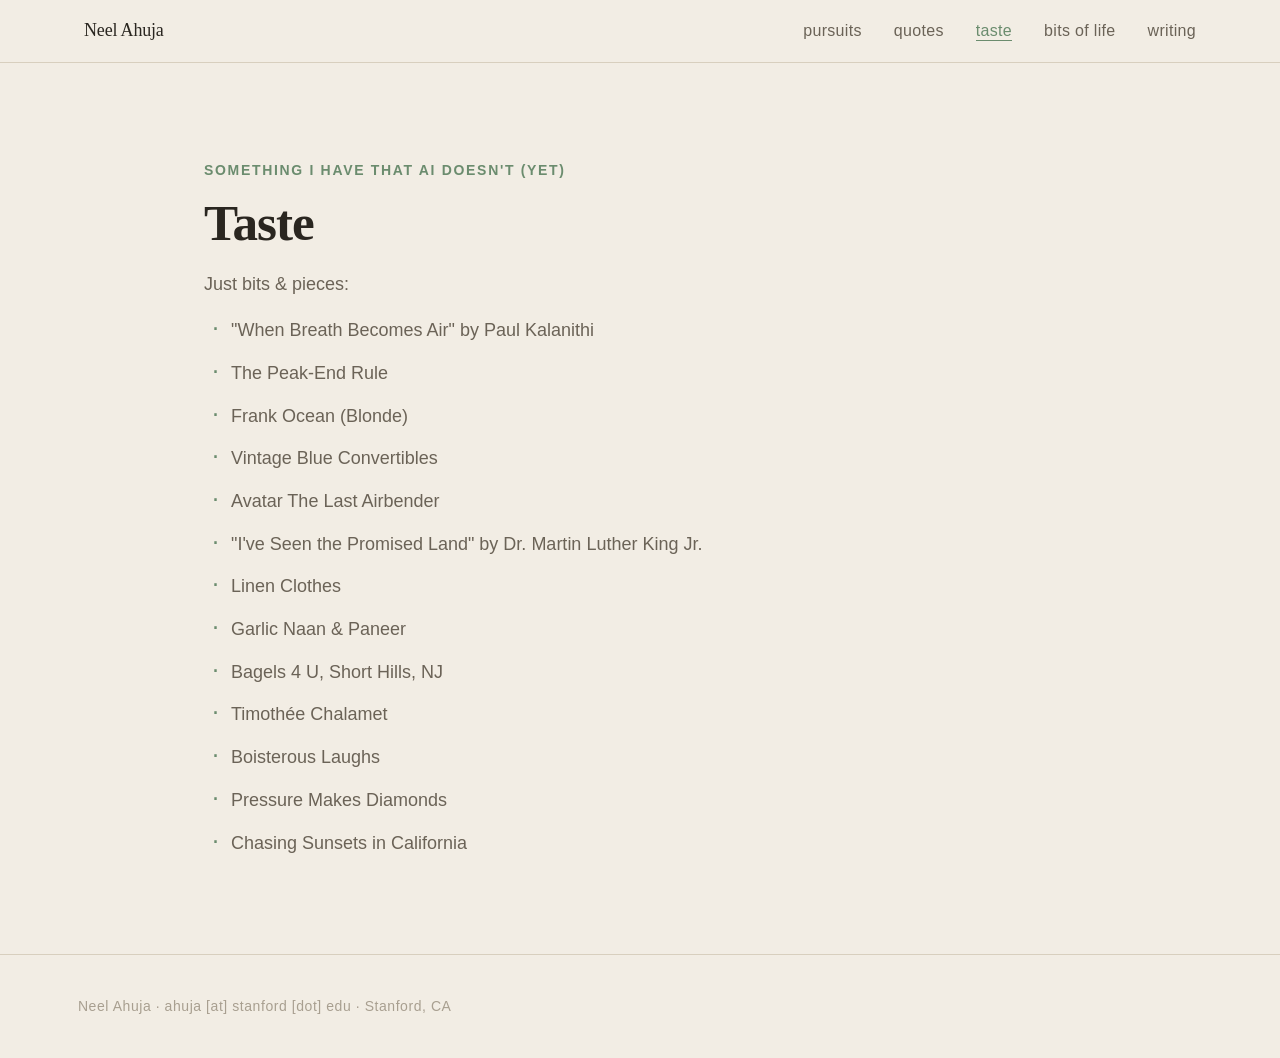
<file: taste.html>
<!DOCTYPE html>
<html lang="en">
<head>
  <meta charset="UTF-8" />
  <meta name="viewport" content="width=device-width, initial-scale=1.0" />
  <title>Taste — Neel Ahuja</title>
  <meta name="description" content="Things Neel Ahuja is into." />
  <link rel="stylesheet" href="style.css" />
  <link rel="icon" href="data:image/svg+xml,<svg xmlns='http://www.w3.org/2000/svg' viewBox='0 0 32 32'><rect width='32' height='32' rx='6' fill='%236b8c6e'/><text x='16' y='22' text-anchor='middle' font-size='18' font-family='Georgia,serif' fill='white' font-weight='700'>N</text></svg>" />
</head>
<body>

<nav class="site-nav" id="site-nav">
  <div class="nav-inner">
    <a href="index.html" class="nav-logo">Neel Ahuja</a>
    <button class="nav-toggle" id="nav-toggle" aria-label="Toggle menu">
      <span></span><span></span><span></span>
    </button>
    <ul class="nav-links" id="nav-links">
      <li><a href="pursuits.html">pursuits</a></li>
      <li><a href="quotes.html">quotes</a></li>
      <li><a href="taste.html" class="active">taste</a></li>
      <li><a href="bits.html">bits of life</a></li>
      <li><a href="writing.html">writing</a></li>
    </ul>
  </div>
</nav>

<main class="page-content taste-page">

  <div class="pursuits-header">
    <p class="page-label">Something I have that AI doesn't (yet)</p>
    <h1 class="page-title">Taste</h1>
    <p class="page-subtitle">Just bits &amp pieces:</p>
  </div>

  <div class="taste-content">
    <ul class="taste-list">
      <li>"When Breath Becomes Air" by Paul Kalanithi</li> 
      <li>The Peak-End Rule</li>
      <li>Frank Ocean (Blonde)</li>
      <li>Vintage Blue Convertibles</li>
      <li>Avatar The Last Airbender</li>
      <li>"I've Seen the Promised Land" by Dr. Martin Luther King Jr.</li>
      <li>Linen Clothes</li>
      <li>Garlic Naan &amp Paneer</li>
      <li>Bagels 4 U, Short Hills, NJ</li>
      <li>Timoth&eacutee Chalamet</li> 
      <li>Boisterous Laughs</li> 
      <li>Pressure Makes Diamonds</li>       
      <li>Chasing Sunsets in California</li>

    </ul>
  </div>

</main>

<footer class="site-footer">
  <p>Neel Ahuja · ahuja [at] stanford [dot] edu · Stanford, CA</p>
</footer>

<script>
  const nav = document.getElementById('site-nav');
  window.addEventListener('scroll', () => {
    nav.classList.toggle('site-nav--scrolled', window.scrollY > 10);
  });
  const toggle = document.getElementById('nav-toggle');
  const links  = document.getElementById('nav-links');
  toggle.addEventListener('click', () => links.classList.toggle('open'));
</script>
<script data-pplx-inline-edit>
(function(){
  if(window===window.top)return;
  function inlineAll(orig,clone){
    if(orig.nodeType!==1)return;
    try{
      var cs=getComputedStyle(orig);
      var t='';
      for(var i=0;i<cs.length;i++){t+=cs[i]+':'+cs.getPropertyValue(cs[i])+';';}
      clone.style.cssText=t;
    }catch(e){}
    var oc=orig.children,cc=clone.children;
    for(var j=0;j<oc.length&&j<cc.length;j++){inlineAll(oc[j],cc[j]);}
  }
  function stripExternal(clone){
    var imgs=clone.querySelectorAll('img');
    for(var i=0;i<imgs.length;i++){
      var s=imgs[i].getAttribute('src');
      if(s&&!s.startsWith('data:'))imgs[i].removeAttribute('src');
    }
    var all=clone.querySelectorAll('*');
    for(var i=0;i<all.length;i++){
      var st=all[i].style.cssText;
      if(st&&st.indexOf('url(')>=0){
        all[i].style.cssText=st.replace(/url\(["']?(?!data:)[^)"']*["']?\)/gi,'none');
      }
    }
  }
  window.addEventListener('message',function(e){
    if(!e.data||e.data.type!=='INLINE_EDIT_CAPTURE_REQUEST')return;
    var scrollX=window.scrollX||window.pageXOffset||0;
    var scrollY=window.scrollY||window.pageYOffset||0;
    var w=window.innerWidth,h=window.innerHeight;
    try{
      var clone=document.documentElement.cloneNode(true);
      var rm=clone.querySelectorAll('script,link[rel="stylesheet"],style');
      for(var i=0;i<rm.length;i++){rm[i].remove();}
      inlineAll(document.documentElement,clone);
      stripExternal(clone);
      var html=new XMLSerializer().serializeToString(clone);
      var svg='<svg xmlns="http://www.w3.org/2000/svg" width="'+w+'" height="'+h+'">'
        +'<foreignObject width="100%" height="100%">'
        +'<div xmlns="http://www.w3.org/1999/xhtml" style="width:'+w+'px;height:'+h+'px;overflow:hidden">'
        +'<div style="transform:translate(-'+scrollX+'px,-'+scrollY+'px);transform-origin:top left">'
        +html+'</div></div></foreignObject></svg>';
      var svgUrl='data:image/svg+xml;charset=utf-8,'+encodeURIComponent(svg);
      var img=new Image();
      img.onload=function(){
        var c=document.createElement('canvas');c.width=w;c.height=h;
        c.getContext('2d').drawImage(img,0,0);
        window.parent.postMessage({type:'INLINE_EDIT_SCREENSHOT_RESULT',dataUrl:c.toDataURL('image/png'),scrollX:scrollX,scrollY:scrollY},'*');
      };
      img.onerror=function(){
        window.parent.postMessage({type:'INLINE_EDIT_SCREENSHOT_RESULT',dataUrl:null,scrollX:scrollX,scrollY:scrollY},'*');
      };
      img.src=svgUrl;
    }catch(err){
      window.parent.postMessage({type:'INLINE_EDIT_SCREENSHOT_RESULT',dataUrl:null,scrollX:scrollX,scrollY:scrollY},'*');
    }
  });
})();
</script></body>
</html>
</file>
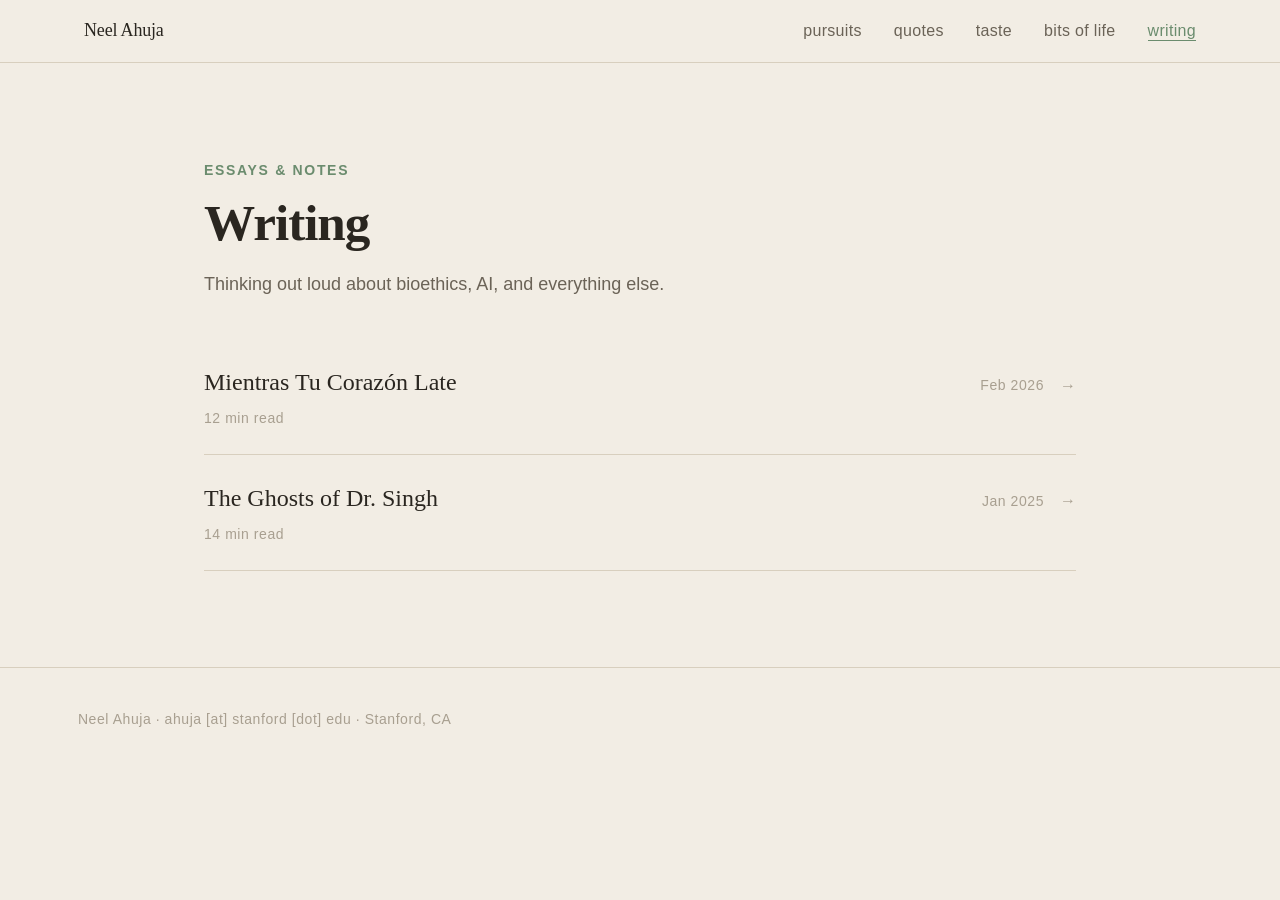
<file: writing.html>
<!DOCTYPE html>
<html lang="en">
<head>
  <meta charset="UTF-8" />
  <meta name="viewport" content="width=device-width, initial-scale=1.0" />
  <title>Writing — Neel Ahuja</title>
  <meta name="description" content="Writing by Neel Ahuja on AI, neurotechnology, and building things." />
  <link rel="stylesheet" href="style.css" />
  <link rel="icon" href="data:image/svg+xml,<svg xmlns='http://www.w3.org/2000/svg' viewBox='0 0 32 32'><rect width='32' height='32' rx='6' fill='%236b8c6e'/><text x='16' y='22' text-anchor='middle' font-size='18' font-family='Georgia,serif' fill='white' font-weight='700'>N</text></svg>" />
  <style>
    /* article modal overlay */
    .article-overlay {
      display: none;
      position: fixed;
      inset: 0;
      z-index: 200;
      background: var(--color-bg);
      overflow-y: auto;
      padding-block: clamp(var(--space-12), 8vw, var(--space-24));
    }
    .article-overlay.open { display: block; }
    .article-close {
      display: inline-flex;
      align-items: center;
      gap: var(--space-2);
      font-size: var(--text-sm);
      color: var(--color-text-muted);
      margin-bottom: var(--space-10);
      cursor: pointer;
      background: none;
      border: none;
      padding: 0;
      transition: color var(--transition);
    }
    .article-close:hover { color: var(--color-primary); }
    .writing-arrow {
      color: var(--color-text-faint);
      font-size: var(--text-sm);
      transition: color var(--transition), transform var(--transition);
    }
    .writing-item:hover .writing-arrow {
      color: var(--color-primary);
      transform: translateX(4px);
    }
  </style>
</head>
<body>


<nav class="site-nav" id="site-nav">
  <div class="nav-inner">
    <a href="index.html" class="nav-logo">Neel Ahuja</a>
    <button class="nav-toggle" id="nav-toggle" aria-label="Toggle menu">
      <span></span><span></span><span></span>
    </button>
    <ul class="nav-links" id="nav-links">
      <li><a href="pursuits.html">pursuits</a></li>
      <li><a href="quotes.html">quotes</a></li>
      <li><a href="taste.html">taste</a></li>
      <li><a href="bits.html">bits of life</a></li>
      <li><a href="writing.html" class="active">writing</a></li>
    </ul>
  </div>
</nav>


<main class="page-content" id="writing-list-view">


  <div class="pursuits-header">
    <p class="page-label">Essays &amp; notes</p>
    <h1 class="page-title">Writing</h1>
    <p class="page-subtitle">Thinking out loud about bioethics, AI, and everything else.</p>
  </div>


  <div class="writing-list">


    <div class="writing-item" onclick="openArticle('article-corazon')" role="button" tabindex="0">
      <div>
        <p class="writing-title">Mientras Tu Corazón Late</p>
        <p class="writing-meta" style="margin-top: 4px; font-size: var(--text-xs); color: var(--color-text-faint);">12 min read</p>
      </div>
      <div style="display: flex; align-items: center; gap: var(--space-4);">
        <span class="writing-meta">Feb 2026</span>
        <span class="writing-arrow">→</span>
      </div>
    </div>


    <div class="writing-item" onclick="openArticle('article-singh')" role="button" tabindex="0">
      <div>
        <p class="writing-title">The Ghosts of Dr. Singh</p>
        <p class="writing-meta" style="margin-top: 4px; font-size: var(--text-xs); color: var(--color-text-faint);">14 min read</p>
      </div>
      <div style="display: flex; align-items: center; gap: var(--space-4);">
        <span class="writing-meta">Jan 2025</span>
        <span class="writing-arrow">→</span>
      </div>
    </div>


  </div>


</main>


<!-- ARTICLE: Mientras Tu Corazón Late -->
<div class="article-overlay" id="article-corazon">
  <div class="article-content">
    <button class="article-close" onclick="closeArticle('article-corazon')">
      ← back to writing
    </button>
    <header class="article-header">
      <p class="page-label">Story</p>
      <h1 class="article-title">Mientras Tu Corazón Late</h1>
      <p class="article-meta">February 2026 · 12 min read</p>
    </header>
    <div class="article-body">

      <h2>Mamá</h2>
      <p>You are not dead, mija. I sit in the chair they gave me, the one that sighs when I move, like it's tired too. The room smells like bleach, clinging to my hair, skin, and clothes on my drive home. A little trace of you as I shuffle around the hallways you once ran down, giggling.</p>
      <p>The machines breathe for you now. In, out. In, out. I watch your chest rise and fall, mija, and I memorize the rhythm like I once memorized your first words, your first steps, the way you giggled when I tickled behind your knees.</p>
      <p>You look smaller here, Sofía. Ten years old and swallowed by white sheets. I braided your hair this morning, just the way you like it, tight at first and loose at the ends. Your hand is warm in mine. The nurses say it's just the heated blankets, but I know better.</p>
      <p>Dr. Pattinson keeps saying the word like it's fragile. Brain-dead. He lowers his voice every time, like you might hear him if he doesn't. He explains and explains, his mouth forming the same shapes, and I nod because I know that is what he expects. Papá nods too, but his is different. His eyes don't stay on you. They drift to the floor, the clock, the door. Like he's already halfway gone.</p>
      <p>Today, Dr. Pattinson brought papers. He talked about dignity and peace and letting go, like those are things you hand over gently, like keys or coats. He waited for me to cry. I didn't, because I know the truth. You are alive.</p>
      <p>You squeezed my finger yesterday, I felt it. Or maybe it was the day before. I watch the small twitches of your muscles, and once, even a full movement of your arm. I can rest my hand on your chest, your beating heart calming every doubt in my mind. You are as alive as the day I gave birth to you: 7 pounds 3 ounces, 19 inches long, and wailing to let us know how alive you were.</p>
      <p>I pray out loud because the silence feels unsettling. I switch between Spanish and English without thinking. God understands both, I hope. Dios mío, I say, my fingers tight around the rosary. Please. I don't ask for miracles. I ask for mornings. I ask for noise. I ask for your laugh, the loud one that embarrassed you in public and made strangers smile.</p>
      <p>I remember the last night at home before the accident. Math worksheets spread across the table, your pencil tapping, my voice sharper than it needed to be. You rolled your eyes. Slammed your door, frustrated with my persistence to make you learn long division. I stood there afterward, staring at the dent in the wall, thinking we had all the time in the world. Now time is a thing they measure in hours and decisions.</p>
      <p>Papá and I don't talk much anymore. When we do, our words scrape against each other. He says the doctors are clear. I say she's still warm. He says we can't keep doing this. I say I can. Last night, he told me we're hurting you. He didn't look at me when he said it. He stared at the machine, his jaw tight, like he was holding something back. I wanted to scream at him, ask how he could talk about hurting you when letting go was killing you with my own hands.</p>
      <p>I hope you still like the Percy Jackson and Harry Potter books I read to you at night. Papá usually leaves by then. He says it hurts too much to stay. I don't tell him it hurts more to be alone. Sometimes I catch him standing very still, staring at you like he's memorizing your face, as if it's going to disappear one of these days. When he thinks I'm not looking, his shoulders shake. We don't touch anymore. Not each other. We stand on either side of your hospital bed, an ocean between us.</p>
      <p>"Elena, por favor."</p>
      <p>I didn't answer. What could I say? That I've been praying the rosary until my knees bruise against the linoleum? That I've made promises to God I can't keep: my life for yours, anything for yours?</p>
      <p>Your quinceañera will be beautiful. We'll rent the parish hall next to the church, the one where you stared wide-eyed at the grandeur during your cousin's. I've already started making your dress, pink like you always wanted.</p>
      <p>"Just wake up, mija. Just open your eyes."</p>
      <p>The social worker came this morning with pamphlets about organ donation. I threw them away. They want me to think about other children, other mothers. But I am not other mothers. I am your mother. And you are not spare parts for someone else's mornings, noise, and laughter.</p>
      <p>You are my miracle.</p>
      <p>Papá says I'm being selfish, that I'm keeping you trapped. Father Miguel says God sometimes calls the angels home early. Dr. Pattinson says nothing will change. Doctors have been wrong before. They said my mamá had only a few months left after her cancer diagnosis, after meeting her just once, and she lived for eight years. They were eager to send her home, their impatience wrapped in clipped sentences and tight smiles, as if understanding her Spanish took more effort than she was worth.</p>
      <p>But I know you are alive. God would not let you die.</p>
      <p>So I hold your hand. I watch you breathe. I pray. And I wait for you to prove them all wrong, mija.</p>
      <p>Open your eyes, Sofía. As long as your heart beats, I will stay with you. Even if Papá can't. Even if it pulls us apart.</p>

      <h2>Papá</h2>
      <p>God forgive me, mija, but I can't sit in that chair as long as your mamá does. Every time I walk out, I feel like I'm abandoning you, but every time I stay, I feel like I'm drowning.</p>
      <p>I stand on your side of the bed, hands in my pockets so no one can see them shake. I look at your face, memorizing the curve of your cheek, the tiny scar on your chin from when you tripped chasing the dog. I tell myself God is with you. I have to believe that. If I don't, then all that's left are Dr. Pattinson's careful sentences, the machines, and pain with nowhere to put it.</p>
      <p>Your mamá talks to you about the future. Dresses. School. Parties. Every word feels like a knife. I know she means hope, but I want to beg her to stop, to let you rest, to let us rest. Yet every time I open my mouth, the words come out wrong. Cold. Cruel. Like I've already chosen a world without you.</p>
      <p>I pray quietly. I don't need the rosary. I don't need to say it out loud. God hears me anyway. He has to. I ask Him to take care of you. I ask Him to do what's right. I don't say the word death. I don't say miracle either. I ask for peace. I ask Him to forgive me for thinking about things a father shouldn't think about: bills, insurance, the mortgage that doesn't pause just because your heart is still beating in a hospital bed.</p>
      <p>At night, I tell mamá I'm going home to sleep. I don't tell her that I sit in the shower and let the water run until it's cold, savoring the time I can cry in this empty home without my hand covering my mouth. I cry because I'm losing you and your mamá. She doesn't recognize me anymore. We stand on opposite sides of your bed like strangers, like enemies, like loving you has turned into a battlefield.</p>
      <p>I believe God has a plan. That He gives us strength when it's time to let go. I'm waiting for that strength. I'm waiting for permission. Until then, I keep my grief folded neatly inside me, where it won't scare mamá, where it won't look like betrayal.</p>
      <p>I kiss your forehead when no one is looking.</p>
      <p>"Ve con Dios," I whisper.</p>
      <p>I don't know yet whether I'm asking Him to save you, Sofía, or to take you gently.</p>

      <h2>Dr. Pattinson</h2>
      <p>I used to pray before I walked into rooms like this.</p>
      <p>Not formally. Not kneeling. Just a quiet habit formed in residency, back when I still believed God watched hospitals closely. Let me say the right thing, I'd think. Let me not do harm.</p>
      <p>I recognize this mother immediately. The way she watches the monitors instead of me. The way she clings to warmth, to a beating heart, to the Lazarus reflexes that medicine has already explained. I don't blame her. If my child were lying there, I might do the same. That thought used to scare me. Now it just follows me.</p>
      <p>I bring the papers. I always do. I talk about dignity, prognosis, what will not change. I wait. The mother nods, although I can tell she does not agree with me. Sometimes they cry. Sometimes they scream. Sometimes, like today, they look at me as if I am the one who has killed their child.</p>
      <p>The father wants timelines. Costs. What happens next. I see the guilt in the way he won't meet his wife's eyes. I see the exhaustion. I see how grief wears different faces and still manages to ruin everyone equally.</p>
      <p>I don't pray anymore. Not because I'm angry. Not because I don't believe at all. Just because repetition has worn my belief thin. Because miracles that never come begin to feel like promises no one intends to keep.</p>
      <p>I go home heavier on days like this, sitting in my car for a few extra minutes before turning the key. I think about how many times I have said the same things, how many families have looked at me like I am the villain in their story.</p>
      <p>Tomorrow, there will be another bed, another family, another machine breathing for someone who will never wake up. I am sorry, Sofía, I could not save you.</p>

    </div>
  </div>
</div>


<!-- ARTICLE: The Ghosts of Dr. Singh -->
<div class="article-overlay" id="article-singh">
  <div class="article-content">
    <button class="article-close" onclick="closeArticle('article-singh')">
      ← back to writing
    </button>
    <header class="article-header">
      <p class="page-label">Story</p>
      <h1 class="article-title">The Ghosts of Dr. Singh</h1>
      <p class="article-meta">January 2025 · 14 min read</p>
    </header>
    <div class="article-body">
      <p>Whoever said all doctors have bad handwriting had never met Dr. Priyanka Singh. When rotation schedules come out at the beginning of the month, the other surgical residents and I always say a silent prayer that we get paired with her. It's a small Missouri hospital, so choices are slim, but most of us started working here for the chance to learn from Dr. Singh. The stories of her miraculous heart transplants and revolutionary cardiac procedures spread through hospital corridors like rumors from the minute we stepped foot in the surgical wing. Despite her small frame and non-intimidating presence, after morning rounds every day, every doctor holds their breath to wait for her to make the final call on a controversial case or how to handle a patient, as if at a moment's notice she could say they had it all wrong and send them back to the drawing board. She is the best doctor this hospital has ever seen. But the real reason all of us surgical residents want to work with her is that she doesn't act like it. Kind and courageous, empathetic but fair, Dr. Singh treats everyone from patients to interns to attendants with the same level of respect and attention. And, of course, the added benefit is that we can actually read her notes.</p>
      <p>Despite her openness, one question hung above everyone's head that no one dared to ask her. Why, out of all the hospitals in the nation, did she choose to work at our rural Missouri one when she could easily increase her salary and cement herself as one of the great cardiac surgeons in American history working at a more prestigious hospital in a big city? No one knows the answer, except for me, as much as I wish I could forget the story of how I learned it.</p>
      <p>It was one of those cold January Monday mornings when even the most disciplined doctors struggle to get out of bed and into their scrubs. The hospital was quiet, but it was an unspoken rule not to mention the lack of busyness. Doing so, as if tempting fate, would inevitably lead to a surge of challenging new patients. Unfortunately, such a superstition did not save us from what was to come.</p>
      <p>I was exchanging updates on weekend patients with Dr. Singh when we received word of Mr. Bill Parker, a 75-year-old man with dementia and aortic stenosis, a type of heart disease, who was reporting pain in his upper chest. I wasn't assigned to work with Dr. Singh this week, but she must've seen my eyes light up at the prospect of working on such an irregular case that she agreed I could join her.</p>
      <p>Dr. Singh and I hurried to Mr. Parker's hospital room, and in a dramatic way that always excited me, she pulled back the curtain to reveal a very swollen Mr. Parker staring defiantly at the TV screen in front of him, playing the news. In contrast to the slowness of the rest of his body, Mr. Parker quickly whipped his head around to switch his stare from the TV to Dr. Singh.</p>
      <p>"I agreed to go the hospital, but I'm sure as hell not seeing no foreign doctor," he said in an outburst. His comment took me by surprise, and at first, I didn't understand who it was directed towards, but then I shifted my glance to the woman sitting beside him who had turned bright red.</p>
      <p>"I'm so sorry, he doesn't mean that. Ever since the dementia kicked in a few years ago, he isn't able to filter his language anymore," she started, and after an awkward pause, added, "I'm Willa, by the way, his daughter."</p>
      <p>Before Dr. Singh or I had the chance to respond, Mr. Parker quickly interjected, "I sure as hell did mean it. No goddamn brown doctor is gonna be coming near me." Turning his head back toward his daughter, he said firmly, "If you wanna get me treatment, I'm only talkin' to a good white doctor, like him," pointing at me.</p>
      <p>I glanced at Dr. Singh and waited for her to say something, anything, to get me out of this uncomfortable situation. Lucky for me, she did: "Mr. Parker, I've reviewed your charts from previous doctors, and you will likely need surgery. As capable as Dr. Hill is, he is not qualified to conduct it. I will have him ask you a few further questions to verify that the surgery is necessary, but I'm fairly certain it will be." After a brief pause, she continued, "My job is to help patients like you become healthier, Mr. Parker. I've been doing it for many years and take it very seriously, so please don't question my ability to be a good doctor."</p>
      <p>Although her words were calm and composed, her face told a different story. Her dark brown eyes burned with an anger I had never seen before, and the corners of her mouth tugged into a frown—a stark contrast to the familiar smile everyone, including me, was used to. To this day, I pray she didn't see the confused look plastered on my face as she turned and walked out of the room.</p>
      <p>I thought about following her out of the room, but my feet felt glued to the ground. I turned back to Mr. Parker as if hoping to find some answers, only to see a blank expression written across his face. At that moment, I didn't know whether to yell at him for disrespecting Dr. Singh in such a way or feel bad for the sick man in front of me. Perhaps on a different morning, when I was feeling more grumpy or courageous, I would've yelled at him. But as I watched his eyes stay stuck in place on the TV screen, I became keenly aware of his fragility, and it didn't help that he looked as if he had entirely forgotten that the encounter had happened. So, in a decision I still regret, I didn't say anything about his remarks towards Dr. Singh. I went on to ask him a list of questions about his pain, treatment preferences, and if he had a living will. But still, by the end of the conversation, no mention of Dr. Singh.</p>
      <p>The next day, I approached Dr. Singh to share the information I had gathered from my conversation with Mr. Parker, sparse as it was due to his unresponsiveness to my questions. However, immediately as I began, an uncomfortable atmosphere seemed to hover over us. I knew it was my turn to break the silence.</p>
      <p>"I'm sorry for not saying anything yesterday, I can't imagine how he made you feel. Would you like me to file a form to report him?" My question seemed to perplex her. She tilted her head in a particular way as if she couldn't fathom why I would even consider such a thing.</p>
      <p>"Thank you for the offer, Dr. Hill, but no. I've dealt with a million Mr. Parkers, and trust me, I have tougher skin than those patients could ever imagine." She let out a small chuckle, perhaps recalling all the times people had underestimated her, or maybe it was just a reaction to the uncomfortable environment. I, however, didn't laugh.</p>
      <p>"But would you consider transferring him to a different surgeon? If he doesn't want you as his provider, no matter how unfair the reason is, won't that make it difficult to work with him on his treatment?"</p>
      <p>"Perhaps, but I pity Mr. Parker more than anything. Can you imagine? He has a painful heart disease, and his dementia has caused him to forget many of his family members and life experiences. Yet, his hatred for people who don't look like him is so deeply ingrained he can still remember it. I truly want to see him get better."</p>
      <p>Her words hung in the air for what seemed like an eternity, and again, her face and eyes lit up with the same fire I witnessed the day before, not matching the flatness of her words. For a split second, I questioned if it was in Mr. Parker's best interests for Dr. Singh to conduct the surgery. I pushed this thought aside and replied with a sigh, "In that case, let's go brief him on the surgery."</p>
      <p>Dr. Singh and I walked to his room, and with each step, I became increasingly nervous about what was to come. She pulled back the curtain, but this time, I did not feel any excitement.</p>
      <p>The encounter began the same as the last. Mr. Parker, who looked worse than the day before, quickly directed his attention toward Dr. Singh and yelled angrily, "Who the hell are you? I want a goddamn white doctor."</p>
      <p>This time, his daughter, still sitting beside him, did not come to his defense. Dr. Singh took a step towards Mr. Parker, and in a bold tone I will never forget, declared, "Mr. Parker, you are dying. If you don't receive treatment soon, that death will be slow and more painful than you could ever imagine. I am one of the most experienced cardiac surgeons in the state, but it is your choice. If you would like to receive my help, stay at the hospital for the surgery later this week. If you do not think I am good enough for the job because of the color of my skin, feel free to check yourself out and go elsewhere."</p>
      <p>Mr. Parker and Dr. Singh locked eyes for a moment, and although I couldn't quite make it out, it seemed that some understanding had passed between them. Perhaps Mr. Parker respected her firmness, but if he did, he certainly didn't say anything. Dr. Singh turned towards me, gave a silent nod, and left the room with her head held high.</p>
      <p>I spent the rest of the afternoon briefing Mr. Parker on the surgery, letting him know the exact risks and what the recovery would look like if things went as planned. The entire time, Mr. Parker did not say a word, just stared at the spot where Dr. Singh had stood, as if trying to piece together who had been there and what had just happened.</p>
      <p>On the day of the surgery, Dr. Singh and I met before going to prepare Mr. Parker. "It's not too late to back out, you know. No one would blame you," I suggested. I meant it to be comforting, but it probably came out a little more condescending than I intended.</p>
      <p>"It's quite all right, Noah. Don't you go doubting me too," she said with a laugh, flashing her classic smile that everyone in the hospital adored. I instantly felt embarrassed about the situation and was mad at myself for even considering such a thing.</p>
      <p>"I apologize. I wasn't trying to doubt you, only offer a suggestion," I replied with a smile of my own. Together, we made our last march to Mr. Parker's room, and this time, just like the first, the drawing of the curtain resulted in a sense of excitement rushing over me. However, this instantly faded when it revealed Mr. Parker, who looked significantly more swollen since the last time I saw him, and his face appeared to have aged years.</p>
      <p>It seemed Dr. Singh was even more stunned than I was, so I took the responsibility to start the conversation: "Mr. Parker, are you ready for Dr. Singh and me to begin your procedure?"</p>
      <p>It was a simple question, standard for all patients about to undergo surgery, yet for Mr. Parker, I knew it undermined a very core principle he had so deeply entrenched long before his dementia and aortic stenosis. He turned to Dr. Singh, but the anger I had previously observed was absent, and in its place was a look of desperation.</p>
      <p>"Yes, I'm ready. But before that, I feel I owe you an apology," Mr. Parker said, meeting Dr. Singh's gaze directly. He continued, "I don't remember exactly what for, but I know I do." His eyes began to well up as he diverted his look to his daughter. In a wavering voice, he begged, "Please fix my heart, Dr. Singh."</p>
      <p>A quiet solemness grew over Dr. Singh's face as she internalized the weight of what was being asked of her. After a few seconds, she replied, "Of course, Mr. Parker. I swear I will do everything in my power to help you."</p>
      <p>Dr. Singh and I stepped out and made our way to the OR. We slowly changed into our scrubs, washed our hands, and slid on our skin-tight sterile gloves. By that time, the nurses had already moved Mr. Parker into the OR, and he lay on the table, unconscious. Examining her scalpels, scissors, and drills, Dr. Singh was ready.</p>
      <p>Time in the operating room moved slowly, with the ticking seconds and minutes feeling arbitrary compared to our task. The cold body in front of me did not resemble the Mr. Parker who I had been speaking to just hours prior. I was taken back to my medical school days, imagining him as just another cadaver we used for training. I am still uncertain if my dissociation during surgery is a good or bad habit. Doing so calms my nerves but also stripped Mr. Parker of his humanity, or lack thereof, considering his comments towards Dr. Singh over the previous few days.</p>
      <p>I glanced over at Dr. Singh's calm hands to appreciate their mesmerizing rhythm, as if she were playing the piano or some other musical instrument instead of performing a life-saving surgery. Cut, clamp, and replace the valve. The tempo of her movements let everyone in the OR know that she has performed this procedure countless times. However, as I lifted my gaze to Dr. Singh's eyes, I noticed they were yet again telling a different story. The deep brown was glowing with a passion that I could not place. It was not the anger I had seen during our first interaction with Mr. Parker, but rather a mix of desperation, similar to what I witnessed with Mr. Parker right before the surgery, and an almost otherworldly determination. She needed this surgery to be successful and keep her promise to Mr. Parker, perhaps even more than he deserved to be saved.</p>
      <p>Suddenly, in the short moment I had taken my eyes off Mr. Parker, the heart rate monitor started beeping rapidly. "Goddammit," Dr. Singh muttered under her breath. Then, louder, she exclaimed, "Get the defibrillator, Noah, he's going into cardiac arrest."</p>
      <p>I ran to the other side of the room and set the voltage of the defibrillator, fumbling as I brought it closer to the table. Dr. Singh swiftly took the paddles from my hands, rubbed them together with K-Y jelly, and carefully positioned them on the appropriate spots on his chest before delivering the shock. Every doctor and nurse in the OR snapped their heads toward the monitor, staring at the screen as his heart rate spiked briefly before quickly returning to its lowered state.</p>
      <p>"Amp up the voltage!" Dr. Singh yelled, and I quickly followed her order, listening to the panic in her voice. She rubbed the paddles together again and shocked his heart. Still, the same result occurred. "No, no, no," she whispered. I looked into her eyes and saw that the determination had dissolved entirely into desperation, perhaps even sadness. Despite everyone's best efforts, Mr. Parker was dead.</p>
      <p>The death of a patient after surgery bears a grim weight, perhaps most of all on surgeons themselves. After all the other nurses and doctors had left, Dr. Singh and I watched as Mr. Parker's lifeless body was wheeled out of the OR. Not a word passed between us as Dr. Singh's grief hung heavy in the air. Her usually resolute and kind demeanor was etched with an unmistakable sorrow. She left first, and I didn't look at her as she walked away, as though watching would intrude on a personal moment of raw vulnerability.</p>
      <p>A few minutes later, I left to find Dr. Singh to ask how she wanted to deal with telling his daughter. After some searching, I thought I heard her voice coming from one of the on-call rooms, frequently used by residents during their stressful first few times taking the night shift. I was a foot away from the door when I realized it was not her words, but rather her sobbing that I could hear. I turned to walk away and let her weep in peace, but as I did, I heard her say a faint "come in" from the other side of the door. A mix of frustration with the situation, my need for someone to confide in, and a deeply ingrained instinct to follow the surgical hierarchy's orders compelled me to push the door open and step inside.</p>
      <p>The room was empty except for her, me, and the neatly made bed she sat on. I stood awkwardly at the doorframe as she slowly raised her gaze to look at me, the tears continuing to slide down her cheeks under the glistening fluorescent light. At this point, I became acutely aware of how out of place I felt. Perhaps feeling embarrassed, Dr. Singh managed a quick smile and wiped away her tears, scrambling to appear composed and hide her vulnerability from my perceived judgment.</p>
      <p>A comfortable silence settled over us, finally broken when she piqued my interest with a statement I didn't expect: "Have I ever told you why I chose to work in this hospital?" she asked flatly.</p>
      <p>"No, I don't believe you have," I replied, an unintended hint of curiosity slipping into my tone.</p>
      <p>"I grew up in a small town not too far from here, so I wasn't oblivious to the racism I would face. But when I had the chance to move anywhere, I chose to stay to challenge the prejudices of patients like Mr. Parker. I wanted to help them when they were very sick and prove I was capable. To be such an exceptional doctor, they had no choice but to respect people from my background."</p>
      <p>Now, I finally understood why Mr. Parker's death had affected her so deeply. Dr. Singh wasn't fighting to prolong his life because of her devotion to the Hippocratic Oath. She carried the weight of countless individuals who had faced the same struggles she had endured. She sought to pave the way for others so they could focus solely on becoming the best doctors—advancing medicine and improving patient health—without the burden of racism holding them back.</p>
      <p>"That's incredible, I'd never even considered that," I said, reminded that my role as a physician is deeply intertwined with social justice, a duty many doctors, myself included, had lost sight of over the years. I continued, "Would you like me to tell his daughter?"</p>
      <p>"No, thank you, I will handle it now. It's my responsibility," she replied. She wiped away the last of her tears and walked out the door with her head held high, the spitting image of courage I'd always admired.</p>
      <p>A few weeks later, on my last surgical rotation with Dr. Singh, I scrubbed in to operate on a woman with a heart condition similar to Mr. Parker's. Although many years have passed, the picture remains etched in my memory: Dr. Singh stood under the glow of the surgical lights, her silhouette sharp against the darkened room. Her hands moved with steady precision, and instruments glinted faintly in her grasp as she repeated each movement with unwavering focus. She looked up and saw me looking at her, offering a silent nod before returning to her cutting. In that brief moment, the desperation I had seen in her eyes during Mr. Parker's procedure was gone, replaced again by the determination that burned brightly. Her failure with Mr. Parker tormented her, and I understood that she believed the only way to rectify it was to perfect her craft and show him in his afterlife that she was capable.</p>
      <p>I never again mentioned Mr. Parker, Dr. Singh confiding in me in the on-call room, or my last surgery with Dr. Singh. But sometimes, after long shifts when I'm particularly tired, I swear I still see Dr. Singh's shadow dancing under the surgical lights, tirelessly honing her techniques to silence all the ghosts that haunted her.</p>
    </div>
  </div>
</div>




<footer class="site-footer">
  <p>Neel Ahuja · ahuja [at] stanford [dot] edu · Stanford, CA</p>
</footer>


<script>
  const nav = document.getElementById('site-nav');
  window.addEventListener('scroll', () => {
    nav.classList.toggle('site-nav--scrolled', window.scrollY > 10);
  });
  const toggle = document.getElementById('nav-toggle');
  const links  = document.getElementById('nav-links');
  toggle.addEventListener('click', () => links.classList.toggle('open'));

  function openArticle(id) {
    document.getElementById(id).classList.add('open');
    document.body.style.overflow = 'hidden';
    document.getElementById(id).scrollTop = 0;
  }

  function closeArticle(id) {
    document.getElementById(id).classList.remove('open');
    document.body.style.overflow = '';
  }

  // keyboard support
  document.querySelectorAll('.writing-item').forEach(item => {
    item.addEventListener('keydown', (e) => {
      if (e.key === 'Enter' || e.key === ' ') item.click();
    });
  });
</script>
</body>
</html>
</file>
<file: style.css>
/* ─── FONTS ─────────────────────────────────────────────────────────── */
@import url('https://api.fontshare.com/v2/css?f[]=zodiak@400,500,700&f[]=satoshi@300,400,500,600&display=swap');

/* ─── DESIGN TOKENS ──────────────────────────────────────────────────── */
:root {
  /* Type scale */
  --text-xs:   clamp(0.75rem,  0.7rem  + 0.25vw, 0.875rem);
  --text-sm:   clamp(0.875rem, 0.8rem  + 0.35vw, 1rem);
  --text-base: clamp(1rem,     0.95rem + 0.25vw, 1.125rem);
  --text-lg:   clamp(1.125rem, 1rem    + 0.75vw, 1.5rem);
  --text-xl:   clamp(1.5rem,   1.2rem  + 1.25vw, 2.25rem);
  --text-2xl:  clamp(2rem,     1.2rem  + 2.5vw,  3.5rem);
  --text-hero: clamp(2.5rem,   1rem    + 5vw,     5.5rem);

  /* Spacing */
  --space-1:  0.25rem;
  --space-2:  0.5rem;
  --space-3:  0.75rem;
  --space-4:  1rem;
  --space-5:  1.25rem;
  --space-6:  1.5rem;
  --space-8:  2rem;
  --space-10: 2.5rem;
  --space-12: 3rem;
  --space-16: 4rem;
  --space-20: 5rem;
  --space-24: 6rem;

  /* Radius */
  --radius-sm: 0.375rem;
  --radius-md: 0.5rem;
  --radius-lg: 0.75rem;
  --radius-full: 9999px;

  /* Transitions */
  --transition: 180ms cubic-bezier(0.16, 1, 0.3, 1);

  /* Content widths */
  --content-narrow:  640px;
  --content-default: 920px;
  --content-wide:    1160px;

  /* Fonts */
  --font-display: 'Zodiak', 'Georgia', serif;
  --font-body:    'Satoshi', 'Helvetica Neue', sans-serif;

  /* ── PALETTE: Tan + Sage ──────────────────────────────────────────── */
  /* Backgrounds */
  --color-bg:               #f2ede4;   /* warm tan parchment */
  --color-surface:          #f5f0e8;
  --color-surface-2:        #f8f4ee;
  --color-surface-offset:   #ede6d9;
  --color-divider:          #d8cfbe;
  --color-border:           #cfc6b4;

  /* Text */
  --color-text:             #2a2620;
  --color-text-muted:       #6b6357;
  --color-text-faint:       #a89f90;
  --color-text-inverse:     #f5f0e8;

  /* Primary accent: sage green */
  --color-primary:          #6b8c6e;
  --color-primary-hover:    #526b55;
  --color-primary-active:   #3d5240;
  --color-primary-highlight:#d4e0d5;
  --color-primary-subtle:   #e8efe8;

  /* Shadows */
  --shadow-sm: 0 1px 2px  rgba(42, 38, 32, 0.06);
  --shadow-md: 0 4px 12px rgba(42, 38, 32, 0.08);
  --shadow-lg: 0 12px 32px rgba(42, 38, 32, 0.12);
}

/* ─── BASE RESET ─────────────────────────────────────────────────────── */
*, *::before, *::after {
  box-sizing: border-box;
  margin: 0;
  padding: 0;
}

html {
  -webkit-font-smoothing: antialiased;
  -moz-osx-font-smoothing: grayscale;
  text-rendering: optimizeLegibility;
  scroll-behavior: smooth;
  scroll-padding-top: var(--space-16);
}

body {
  min-height: 100dvh;
  line-height: 1.65;
  font-family: var(--font-body);
  font-size: var(--text-base);
  color: var(--color-text);
  background-color: var(--color-bg);
}

img, picture, video, canvas, svg {
  display: block;
  max-width: 100%;
  height: auto;
}

ul[role='list'], ol[role='list'] { list-style: none; }

input, button, textarea, select { font: inherit; color: inherit; }

h1, h2, h3, h4, h5, h6 {
  text-wrap: balance;
  line-height: 1.15;
  font-family: var(--font-display);
}

p, li, figcaption {
  text-wrap: pretty;
  max-width: 68ch;
}

::selection {
  background: rgba(107, 140, 110, 0.2);
  color: var(--color-text);
}

:focus-visible {
  outline: 2px solid var(--color-primary);
  outline-offset: 3px;
  border-radius: var(--radius-sm);
}

@media (prefers-reduced-motion: reduce) {
  *, *::before, *::after {
    animation-duration: 0.01ms !important;
    transition-duration: 0.01ms !important;
    scroll-behavior: auto !important;
  }
}

button { cursor: pointer; background: none; border: none; }
a { color: inherit; text-decoration: none; }
a:hover { color: var(--color-primary); }

/* ─── LAYOUT HELPERS ─────────────────────────────────────────────────── */
.container {
  width: 100%;
  max-width: var(--content-default);
  margin-inline: auto;
  padding-inline: var(--space-6);
}

.container--narrow {
  max-width: var(--content-narrow);
}

.container--wide {
  max-width: var(--content-wide);
}

/* ─── NAV ─────────────────────────────────────────────────────────────── */
.site-nav {
  position: sticky;
  top: 0;
  z-index: 50;
  background: rgba(242, 237, 228, 0.88);
  backdrop-filter: blur(14px);
  -webkit-backdrop-filter: blur(14px);
  border-bottom: 1px solid var(--color-divider);
  transition: box-shadow var(--transition);
}

.site-nav--scrolled {
  box-shadow: var(--shadow-sm);
}

.nav-inner {
  display: flex;
  align-items: center;
  justify-content: space-between;
  padding-block: var(--space-4);
  max-width: var(--content-wide);
  margin-inline: auto;
  padding-inline: var(--space-6);
}

.nav-logo {
  font-family: var(--font-display);
  font-size: var(--text-base);
  font-weight: 500;
  letter-spacing: -0.01em;
  color: var(--color-text);
  transition: color var(--transition);
}

.nav-logo:hover { color: var(--color-primary); }

.nav-links {
  display: flex;
  align-items: center;
  gap: var(--space-8);
  list-style: none;
}

.nav-links a {
  font-size: var(--text-sm);
  font-weight: 500;
  color: var(--color-text-muted);
  letter-spacing: 0.02em;
  text-transform: lowercase;
  transition: color var(--transition);
  position: relative;
}

.nav-links a::after {
  content: '';
  position: absolute;
  bottom: -2px;
  left: 0;
  width: 0;
  height: 1px;
  background: var(--color-primary);
  transition: width var(--transition);
}

.nav-links a:hover,
.nav-links a.active {
  color: var(--color-primary);
}

.nav-links a:hover::after,
.nav-links a.active::after {
  width: 100%;
}

/* Hamburger mobile */
.nav-toggle {
  display: none;
  flex-direction: column;
  gap: 5px;
  padding: var(--space-2);
  color: var(--color-text);
}

.nav-toggle span {
  display: block;
  width: 22px;
  height: 1.5px;
  background: currentColor;
  transition: transform var(--transition), opacity var(--transition);
}

@media (max-width: 640px) {
  .nav-toggle { display: flex; }
  .nav-links {
    display: none;
    position: absolute;
    top: 100%;
    left: 0;
    right: 0;
    flex-direction: column;
    gap: 0;
    background: var(--color-surface);
    border-bottom: 1px solid var(--color-divider);
    padding: var(--space-4) var(--space-6);
  }
  .nav-links.open { display: flex; }
  .nav-links li { padding-block: var(--space-3); }
  .nav-links a::after { display: none; }
}

/* ─── PAGE WRAPPER ───────────────────────────────────────────────────── */
.page-content {
  padding-block: clamp(var(--space-12), 8vw, var(--space-24));
}

/* ─── FOOTER ─────────────────────────────────────────────────────────── */
.site-footer {
  border-top: 1px solid var(--color-divider);
  padding-block: var(--space-10);
  text-align: center;
  font-size: var(--text-xs);
  color: var(--color-text-faint);
  letter-spacing: 0.04em;
}

/* ─── HOME PAGE ──────────────────────────────────────────────────────── */
.home-hero {
  padding-block: clamp(var(--space-16), 10vw, var(--space-24));
}

.home-hero-inner {
  display: grid;
  grid-template-columns: 1fr 280px;
  gap: var(--space-16);
  align-items: start;
  max-width: var(--content-wide);
  margin-inline: auto;
  padding-inline: var(--space-6);
}

.home-intro-label {
  font-size: var(--text-xs);
  font-weight: 500;
  letter-spacing: 0.12em;
  text-transform: uppercase;
  color: var(--color-primary);
  margin-bottom: var(--space-4);
}

.home-name {
  font-size: var(--text-hero);
  font-weight: 700;
  font-family: var(--font-display);
  letter-spacing: -0.02em;
  color: var(--color-text);
  margin-bottom: var(--space-5);
  line-height: 1.05;
}

.home-tagline {
  font-size: var(--text-base);
  color: var(--color-text-muted);
  max-width: 52ch;
  line-height: 1.7;
  margin-bottom: var(--space-8);
}

.home-links {
  display: flex;
  flex-wrap: wrap;
  gap: var(--space-3);
}

.home-link-pill {
  display: inline-flex;
  align-items: center;
  gap: var(--space-2);
  font-size: var(--text-xs);
  font-weight: 500;
  letter-spacing: 0.04em;
  padding: var(--space-2) var(--space-4);
  border: 1px solid var(--color-border);
  border-radius: var(--radius-full);
  background: var(--color-surface);
  color: var(--color-text-muted);
  transition: all var(--transition);
}

.home-link-pill:hover {
  background: var(--color-primary-subtle);
  border-color: var(--color-primary);
  color: var(--color-primary);
}

.home-photo-wrap {
  position: relative;
}

.home-photo-frame {
  width: 100%;
  aspect-ratio: 3/4;
  background: var(--color-surface-offset);
  border: 1px solid var(--color-border);
  border-radius: var(--radius-lg);
  display: flex;
  align-items: center;
  justify-content: center;
  color: var(--color-text-faint);
  font-size: var(--text-xs);
  letter-spacing: 0.06em;
  text-transform: uppercase;
  overflow: hidden;
}

.home-photo-frame img {
  width: 100%;
  height: 100%;
  object-fit: cover;
}

/* Home lower sections */
.home-sections {
  max-width: var(--content-wide);
  margin-inline: auto;
  padding-inline: var(--space-6);
  padding-bottom: clamp(var(--space-12), 8vw, var(--space-24));
  display: grid;
  grid-template-columns: 1fr 1fr;
  gap: var(--space-6);
}

.home-section-card {
  background: var(--color-surface);
  border: 1px solid var(--color-border);
  border-radius: var(--radius-lg);
  padding: var(--space-8);
  transition: box-shadow var(--transition), transform var(--transition);
}

.home-section-card:hover {
  box-shadow: var(--shadow-md);
  transform: translateY(-2px);
}

.home-card-label {
  font-size: var(--text-xs);
  font-weight: 600;
  letter-spacing: 0.1em;
  text-transform: uppercase;
  color: var(--color-primary);
  margin-bottom: var(--space-4);
}

.home-card-title {
  font-family: var(--font-display);
  font-size: var(--text-lg);
  font-weight: 600;
  margin-bottom: var(--space-3);
  color: var(--color-text);
}

.home-card-body {
  font-size: var(--text-sm);
  color: var(--color-text-muted);
  line-height: 1.65;
}

.home-card-body ul {
  list-style: none;
  padding: 0;
}

.home-card-body li {
  padding-block: var(--space-1);
  max-width: none;
}

.home-card-body li::before {
  content: '—';
  color: var(--color-primary);
  margin-right: var(--space-2);
  font-size: 0.9em;
}

/* Divider */
.section-divider {
  max-width: var(--content-wide);
  margin-inline: auto;
  padding-inline: var(--space-6);
  border: none;
  border-top: 1px solid var(--color-divider);
  margin-bottom: clamp(var(--space-12), 6vw, var(--space-20));
}

/* ─── PURSUITS PAGE ──────────────────────────────────────────────────── */
.pursuits-header {
  max-width: var(--content-default);
  margin-inline: auto;
  padding-inline: var(--space-6);
  margin-bottom: var(--space-10);
}

.page-label {
  font-size: var(--text-xs);
  font-weight: 600;
  letter-spacing: 0.12em;
  text-transform: uppercase;
  color: var(--color-primary);
  margin-bottom: var(--space-3);
}

.page-title {
  font-family: var(--font-display);
  font-size: var(--text-2xl);
  font-weight: 700;
  letter-spacing: -0.02em;
  color: var(--color-text);
  margin-bottom: var(--space-4);
}

.page-subtitle {
  font-size: var(--text-base);
  color: var(--color-text-muted);
  max-width: 56ch;
  line-height: 1.7;
}

.pursuits-list {
  max-width: var(--content-default);
  margin-inline: auto;
  padding-inline: var(--space-6);
  display: flex;
  flex-direction: column;
  gap: var(--space-10);
}

.pursuit-card {
  background: var(--color-surface);
  border: 1px solid var(--color-border);
  border-radius: var(--radius-lg);
  padding: var(--space-10);
  position: relative;
  overflow: hidden;
}

.pursuit-card::before {
  content: '';
  position: absolute;
  top: 0;
  left: 0;
  width: 3px;
  height: 100%;
  background: var(--color-primary);
  opacity: 0.6;
}

.pursuit-org {
  font-size: var(--text-xs);
  font-weight: 600;
  letter-spacing: 0.1em;
  text-transform: uppercase;
  color: var(--color-primary);
  margin-bottom: var(--space-2);
}

.pursuit-role {
  font-family: var(--font-display);
  font-size: var(--text-xl);
  font-weight: 600;
  color: var(--color-text);
  margin-bottom: var(--space-2);
}

.pursuit-meta {
  font-size: var(--text-xs);
  color: var(--color-text-faint);
  letter-spacing: 0.03em;
  margin-bottom: var(--space-6);
  display: flex;
  gap: var(--space-4);
  flex-wrap: wrap;
}

.pursuit-meta-tag {
  display: inline-flex;
  align-items: center;
  gap: var(--space-1);
  padding: 2px var(--space-3);
  background: var(--color-primary-subtle);
  border-radius: var(--radius-full);
  color: var(--color-primary);
  font-size: var(--text-xs);
  font-weight: 500;
}

.pursuit-bullets {
  list-style: none;
  padding: 0;
  display: flex;
  flex-direction: column;
  gap: var(--space-3);
}

.pursuit-bullets li {
  font-size: var(--text-sm);
  color: var(--color-text-muted);
  line-height: 1.7;
  padding-left: var(--space-5);
  position: relative;
  max-width: none;
}

.pursuit-bullets li::before {
  content: '→';
  position: absolute;
  left: 0;
  color: var(--color-primary);
  font-size: 0.85em;
}

/* Also building section */
.pursuit-building {
  background: var(--color-primary-subtle);
  border: 1px solid var(--color-primary-highlight);
}

.pursuit-building::before {
  background: var(--color-primary-active);
  opacity: 1;
}

/* ─── QUOTES PAGE ─────────────────────────────────────────────────────── */
.quotes-grid {
  max-width: var(--content-default);
  margin-inline: auto;
  padding-inline: var(--space-6);
  display: flex;
  flex-direction: column;
  gap: var(--space-10);
}

.quote-block {
  padding: var(--space-8) 0;
  border-bottom: 1px solid var(--color-divider);
}

.quote-block:last-child {
  border-bottom: none;
}

.quote-text {
  font-family: var(--font-display);
  font-size: var(--text-xl);
  font-weight: 500;
  line-height: 1.45;
  color: var(--color-text);
  margin-bottom: var(--space-4);
  font-style: italic;
}

.quote-attr {
  font-size: var(--text-sm);
  color: var(--color-text-muted);
  letter-spacing: 0.03em;
}

/* ─── TASTE PAGE ─────────────────────────────────────────────────────── */
.taste-content {
  max-width: var(--content-default);
  margin-inline: auto;
  padding-inline: var(--space-8);
}

.taste-page .pursuits-header {
  margin-bottom: var(--space-4);
}

.taste-list {
  list-style: none;
  padding: 0;
  display: flex;
  flex-direction: column;
  gap: var(--space-3);
}

.taste-list li {
  font-size: var(--text-base);
  color: var(--color-text-muted);
  line-height: 1.65;
  display: flex;
  align-items: baseline;
  gap: var(--space-3);
  max-width: none;
}

.taste-list li::before {
  content: '·';
  color: var(--color-primary);
  font-size: 1.4em;
  line-height: 1;
  flex-shrink: 0;
}

/* ─── BITS OF LIFE PAGE ─────────────────────────────────────────────── */
.bits-grid {
  max-width: var(--content-wide);
  margin-inline: auto;
  padding-inline: var(--space-6);
  display: grid;
  grid-template-columns: repeat(3, 1fr);
  gap: var(--space-4);
}

.bits-photo {
  aspect-ratio: 1;
  background: var(--color-surface-offset);
  border-radius: var(--radius-md);
  border: 1px solid var(--color-border);
  overflow: hidden;
  transition: transform var(--transition), box-shadow var(--transition);
}

.bits-photo:hover {
  transform: scale(1.01);
  box-shadow: var(--shadow-md);
}

.bits-photo img {
  width: 100%;
  height: 100%;
  object-fit: cover;
}

.bits-photo-placeholder {
  width: 100%;
  height: 100%;
  display: flex;
  align-items: center;
  justify-content: center;
  color: var(--color-text-faint);
  font-size: var(--text-xs);
  letter-spacing: 0.06em;
  text-transform: uppercase;
  background: var(--color-surface-offset);
}

.bits-photo.large {
  grid-column: span 2;
  aspect-ratio: 2;
}

/* ─── WRITING PAGE ─────────────────────────────────────────────────── */
.writing-list {
  max-width: var(--content-default);
  margin-inline: auto;
  padding-inline: var(--space-6);
  display: flex;
  flex-direction: column;
  gap: 0;
}

.writing-item {
  display: flex;
  align-items: baseline;
  justify-content: space-between;
  gap: var(--space-8);
  padding-block: var(--space-6);
  border-bottom: 1px solid var(--color-divider);
  cursor: pointer;
  transition: color var(--transition);
}

.writing-item:hover .writing-title { color: var(--color-primary); }

.writing-title {
  font-family: var(--font-display);
  font-size: var(--text-lg);
  font-weight: 500;
  color: var(--color-text);
  transition: color var(--transition);
}

.writing-meta {
  font-size: var(--text-xs);
  color: var(--color-text-faint);
  white-space: nowrap;
  letter-spacing: 0.04em;
}

/* Article view */
.article-content {
  max-width: var(--content-narrow);
  margin-inline: auto;
  padding-inline: var(--space-6);
}

.article-header {
  margin-bottom: var(--space-12);
}

.article-title {
  font-family: var(--font-display);
  font-size: var(--text-2xl);
  font-weight: 700;
  letter-spacing: -0.02em;
  margin-bottom: var(--space-4);
  line-height: 1.15;
}

.article-meta {
  font-size: var(--text-xs);
  color: var(--color-text-faint);
  letter-spacing: 0.04em;
}

.article-body {
  font-size: var(--text-base);
  line-height: 1.8;
  color: var(--color-text-muted);
}

.article-body p { margin-bottom: var(--space-6); }
.article-body h2 {
  font-family: var(--font-display);
  font-size: var(--text-lg);
  font-weight: 600;
  color: var(--color-text);
  margin-top: var(--space-10);
  margin-bottom: var(--space-4);
}

.article-back {
  display: inline-flex;
  align-items: center;
  gap: var(--space-2);
  font-size: var(--text-sm);
  color: var(--color-text-muted);
  margin-bottom: var(--space-8);
  transition: color var(--transition);
}

.article-back:hover { color: var(--color-primary); }

/* ─── RESPONSIVE ─────────────────────────────────────────────────────── */
@media (max-width: 800px) {
  .home-hero-inner {
    grid-template-columns: 1fr;
    gap: var(--space-10);
  }
  .home-photo-wrap { order: -1; }
  .home-photo-frame {
    width: 160px;
    aspect-ratio: 1;
    border-radius: var(--radius-full);
    margin-inline: auto;
  }
  .home-sections {
    grid-template-columns: 1fr;
  }
  .bits-grid {
    grid-template-columns: repeat(2, 1fr);
  }
  .bits-photo.large {
    grid-column: span 2;
  }
}

@media (max-width: 480px) {
  .bits-grid {
    grid-template-columns: 1fr 1fr;
    gap: var(--space-3);
  }
  .writing-item {
    flex-direction: column;
    gap: var(--space-2);
  }
}
</file>
